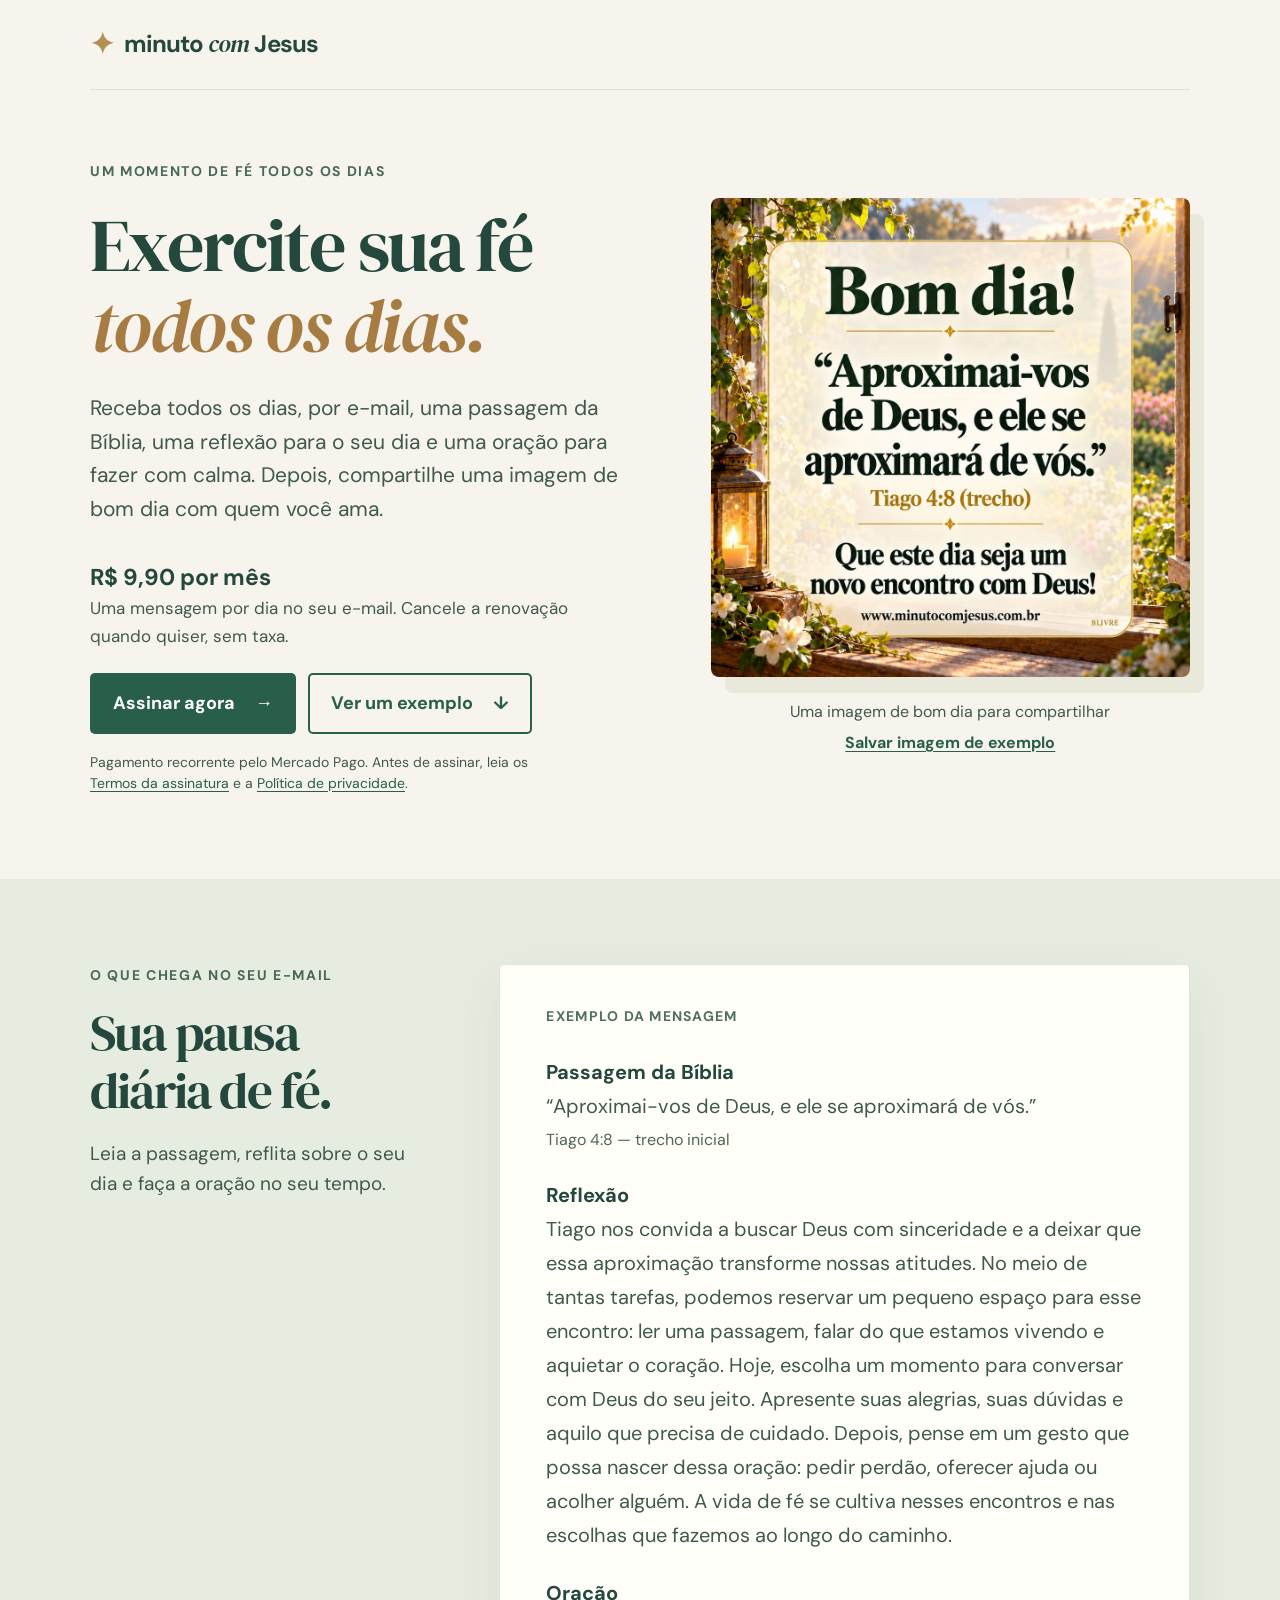
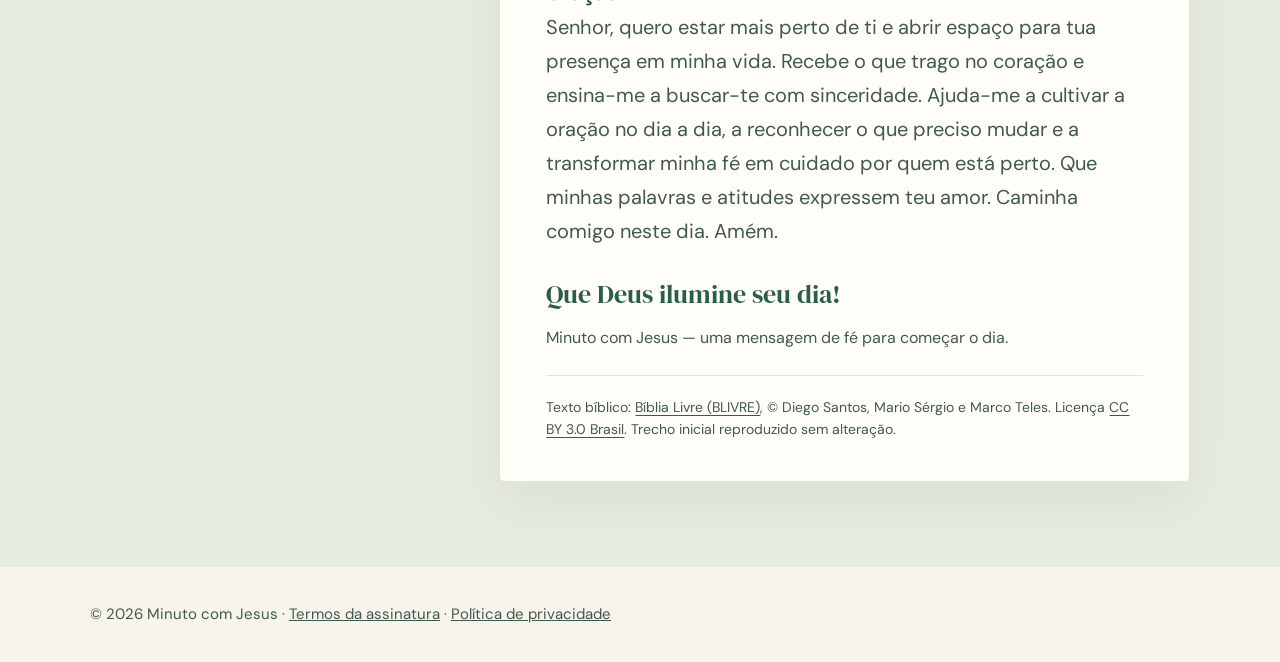
<file: site/index.html>
<!doctype html>
<html lang="pt-BR">
<head>
  <meta charset="utf-8">
  <meta name="viewport" content="width=device-width, initial-scale=1">
  <meta name="theme-color" content="#f7f4ed">
  <meta name="description" content="Exercite sua fé todos os dias com uma passagem da Bíblia, reflexão, oração e imagem de bom dia por e-mail.">
  <meta property="og:type" content="website">
  <meta property="og:title" content="Minuto com Jesus — exercite sua fé todos os dias">
  <meta property="og:description" content="Todos os dias, um momento de fé por e-mail: passagem bíblica, reflexão, oração e imagem de bom dia para compartilhar.">
  <meta property="og:image" content="https://minutocomjesus.com.br/assets/bom-dia-exemplo-tiago-4-8.jpg">
  <title>Minuto com Jesus — exercite sua fé todos os dias</title>
  <link rel="stylesheet" href="./style.css?v=20261025">
</head>
<body>
  <a class="skip" href="#conteudo">Ir para o conteúdo</a>
  <header class="header wrap">
    <a class="brand" href="#inicio" aria-label="Minuto com Jesus, início">
      <span class="brand-mark" aria-hidden="true">✦</span>
      <span>minuto <em>com</em> Jesus</span>
    </a>
  </header>

  <main id="conteudo">
    <section class="hero wrap" id="inicio" aria-labelledby="titulo">
      <div class="hero-copy">
        <p class="eyebrow">UM MOMENTO DE FÉ TODOS OS DIAS</p>
        <h1 id="titulo">Exercite sua fé <em>todos os dias.</em></h1>
        <p class="lead">Receba todos os dias, por e-mail, uma passagem da Bíblia, uma reflexão para o seu dia e uma oração para fazer com calma. Depois, compartilhe uma imagem de bom dia com quem você ama.</p>
      </div>

      <figure class="visual-preview">
        <img class="visual" src="./assets/bom-dia-exemplo-tiago-4-8.jpg" width="1080" height="1080" alt="Card de bom dia com jardim ao amanhecer, cartão creme e detalhes verdes e dourados. Aproximai-vos de Deus, e ele se aproximará de vós. Tiago 4:8 (trecho inicial). Que este dia seja um novo encontro com Deus! www.minutocomjesus.com.br.">
        <figcaption>
          <span>Uma imagem de bom dia para compartilhar</span>
          <a href="./assets/bom-dia-exemplo-tiago-4-8.jpg" download="minuto-com-jesus-bom-dia.jpg">Salvar imagem de exemplo</a>
        </figcaption>
      </figure>

      <div class="offer">
        <p class="price">R$ 9,90 por mês</p>
        <p class="availability">Uma mensagem por dia no seu e-mail. Cancele a renovação quando quiser, sem taxa.</p>
        <div class="actions">
          <a class="button" href="https://assinar.minutocomjesus.com.br/cadastro">Assinar agora <span aria-hidden="true">→</span></a>
          <a class="button button-secondary" href="#exemplo">Ver um exemplo <span aria-hidden="true">↓</span></a>
        </div>
        <p class="fine-print">Pagamento recorrente pelo Mercado Pago. Antes de assinar, leia os <a href="termos.html">Termos da assinatura</a> e a <a href="privacidade.html">Política de privacidade</a>.</p>
      </div>
    </section>

    <section class="sample-section" id="exemplo" aria-labelledby="exemplo-titulo">
      <div class="wrap sample-layout">
        <div class="sample-intro">
          <p class="eyebrow">O QUE CHEGA NO SEU E-MAIL</p>
          <h2 id="exemplo-titulo">Sua pausa diária de fé.</h2>
          <p>Leia a passagem, reflita sobre o seu dia e faça a oração no seu tempo.</p>
        </div>
        <article class="sample-card" aria-label="Exemplo de passagem bíblica, reflexão e oração">
          <p class="sample-label">EXEMPLO DA MENSAGEM</p>
          <p><strong>Passagem da Bíblia</strong><br>“Aproximai-vos de Deus, e ele se aproximará de vós.” <span class="verse-reference">Tiago 4:8 — trecho inicial</span></p>
          <p><strong>Reflexão</strong><br>Tiago nos convida a buscar Deus com sinceridade e a deixar que essa aproximação transforme nossas atitudes. No meio de tantas tarefas, podemos reservar um pequeno espaço para esse encontro: ler uma passagem, falar do que estamos vivendo e aquietar o coração. Hoje, escolha um momento para conversar com Deus do seu jeito. Apresente suas alegrias, suas dúvidas e aquilo que precisa de cuidado. Depois, pense em um gesto que possa nascer dessa oração: pedir perdão, oferecer ajuda ou acolher alguém. A vida de fé se cultiva nesses encontros e nas escolhas que fazemos ao longo do caminho.</p>
          <p><strong>Oração</strong><br>Senhor, quero estar mais perto de ti e abrir espaço para tua presença em minha vida. Recebe o que trago no coração e ensina-me a buscar-te com sinceridade. Ajuda-me a cultivar a oração no dia a dia, a reconhecer o que preciso mudar e a transformar minha fé em cuidado por quem está perto. Que minhas palavras e atitudes expressem teu amor. Caminha comigo neste dia. Amém.</p>
          <p class="sample-closing">Que Deus ilumine seu dia!</p>
          <p class="sample-signature">Minuto com Jesus — uma mensagem de fé para começar o dia.</p>
          <p class="sample-source">Texto bíblico: <a href="https://github.com/blivre/BibliaLivre/blob/a315a15e9f4d01883b62206fe441d57762f126b3/textos/f4/tr/tiag.txt">Bíblia Livre (BLIVRE)</a>, © Diego Santos, Mario Sérgio e Marco Teles. Licença <a href="https://creativecommons.org/licenses/by/3.0/br/">CC BY 3.0 Brasil</a>. Trecho inicial reproduzido sem alteração.</p>
        </article>
      </div>
    </section>
  </main>

  <footer class="footer wrap">
    <span>© 2026 Minuto com Jesus · <a href="termos.html">Termos da assinatura</a> · <a href="privacidade.html">Política de privacidade</a></span>
  </footer>
</body>
</html>
</file>
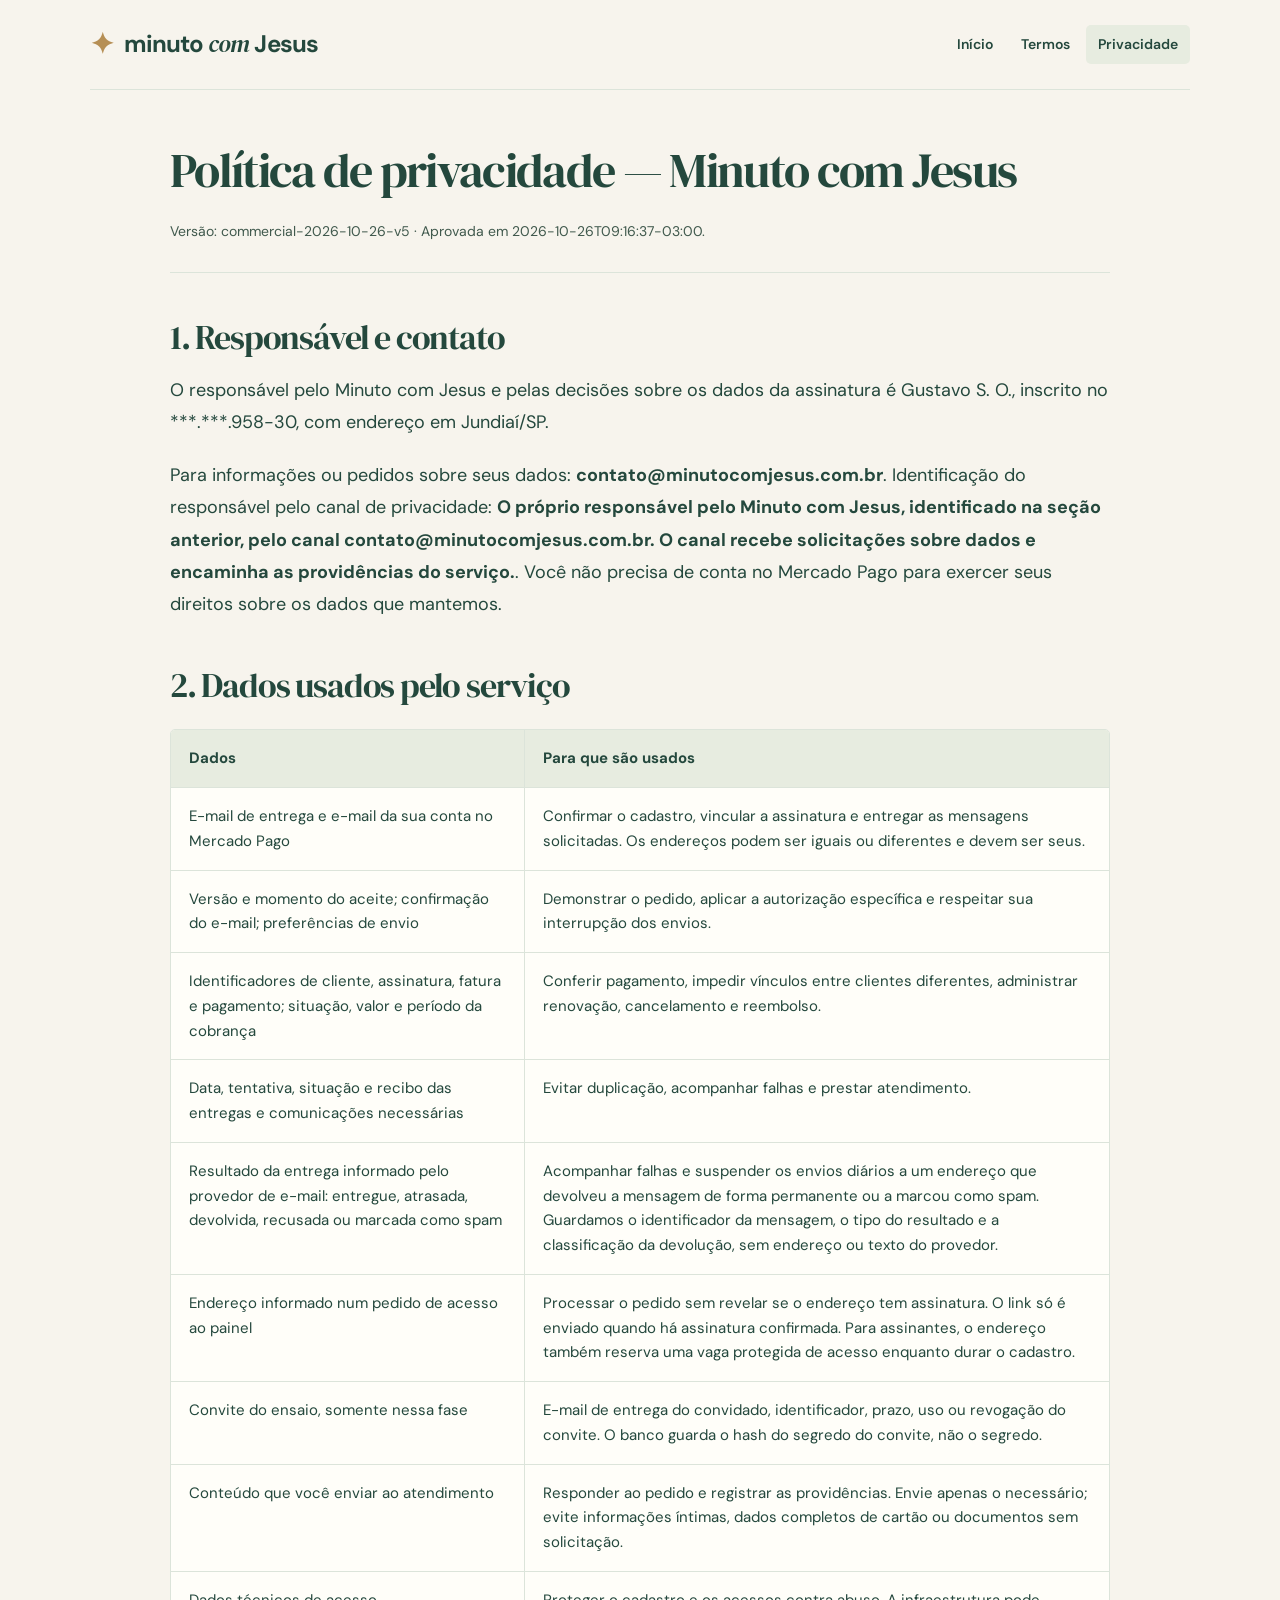
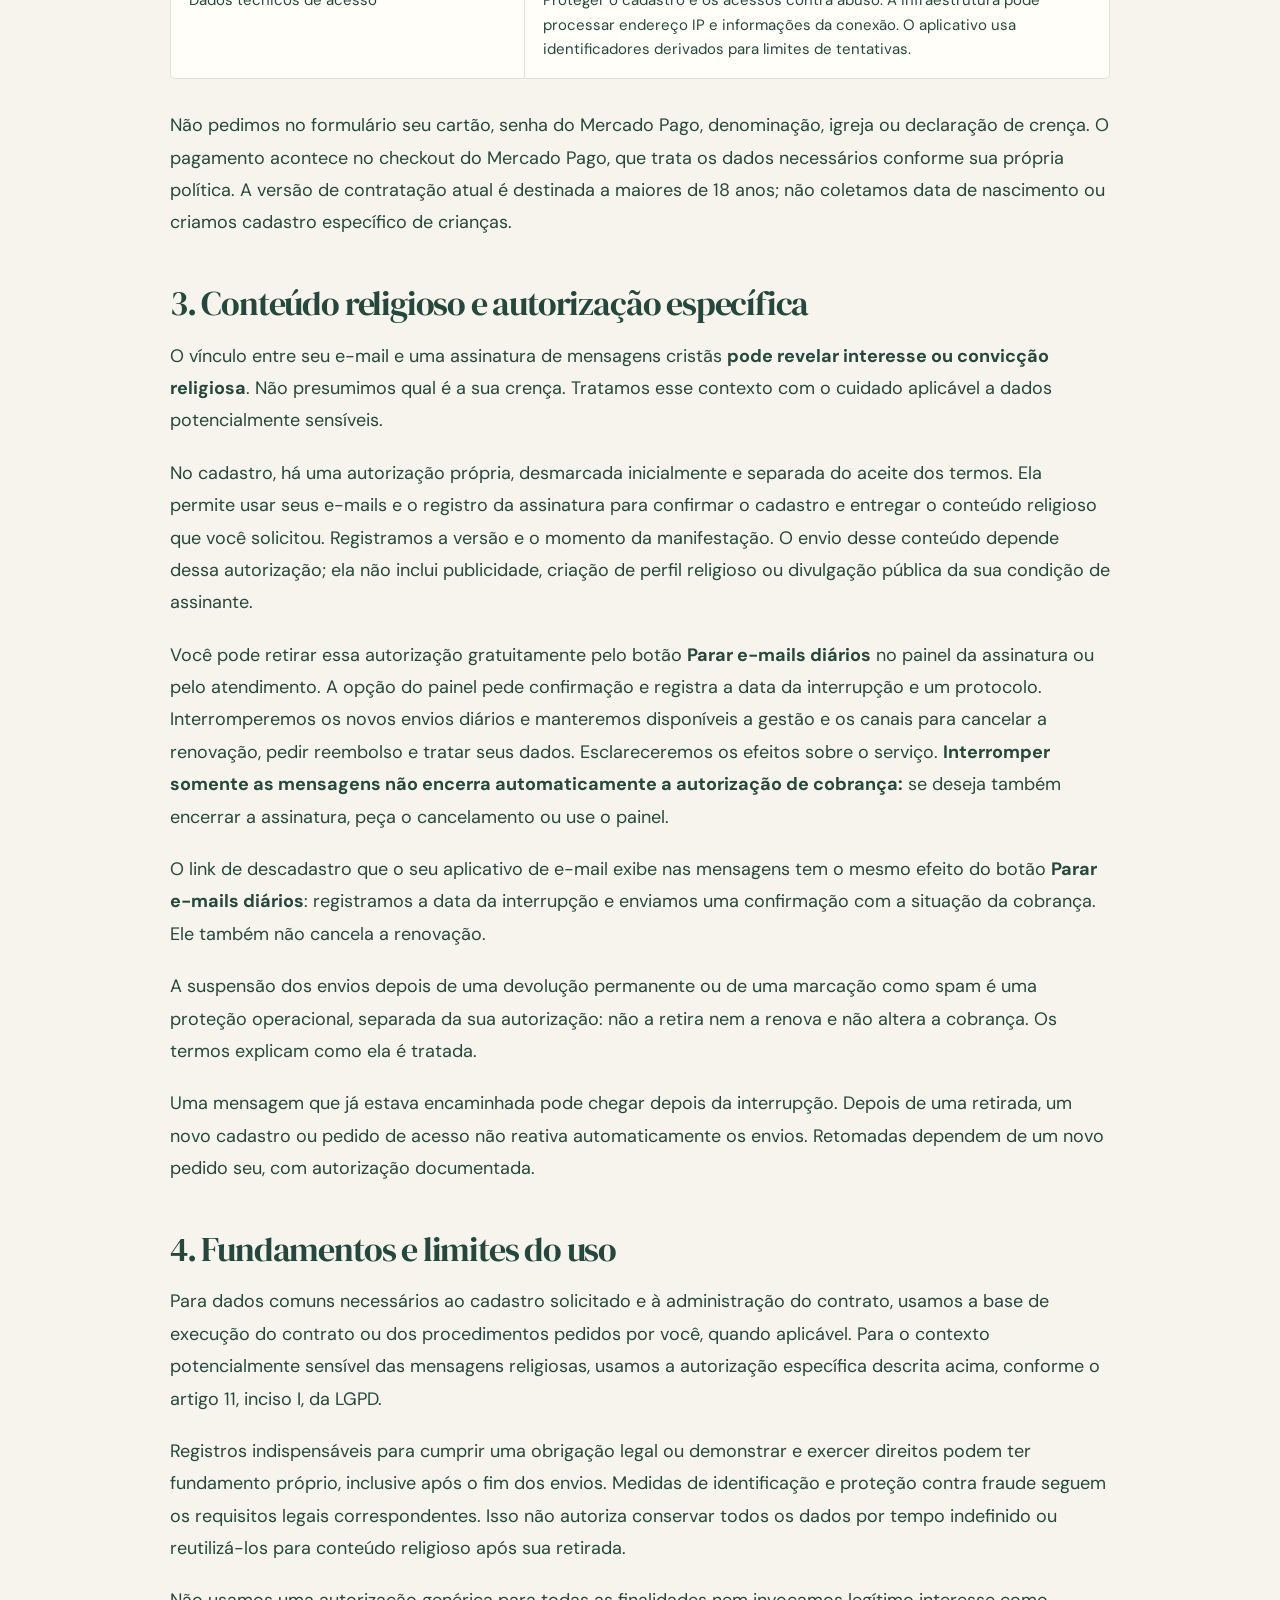
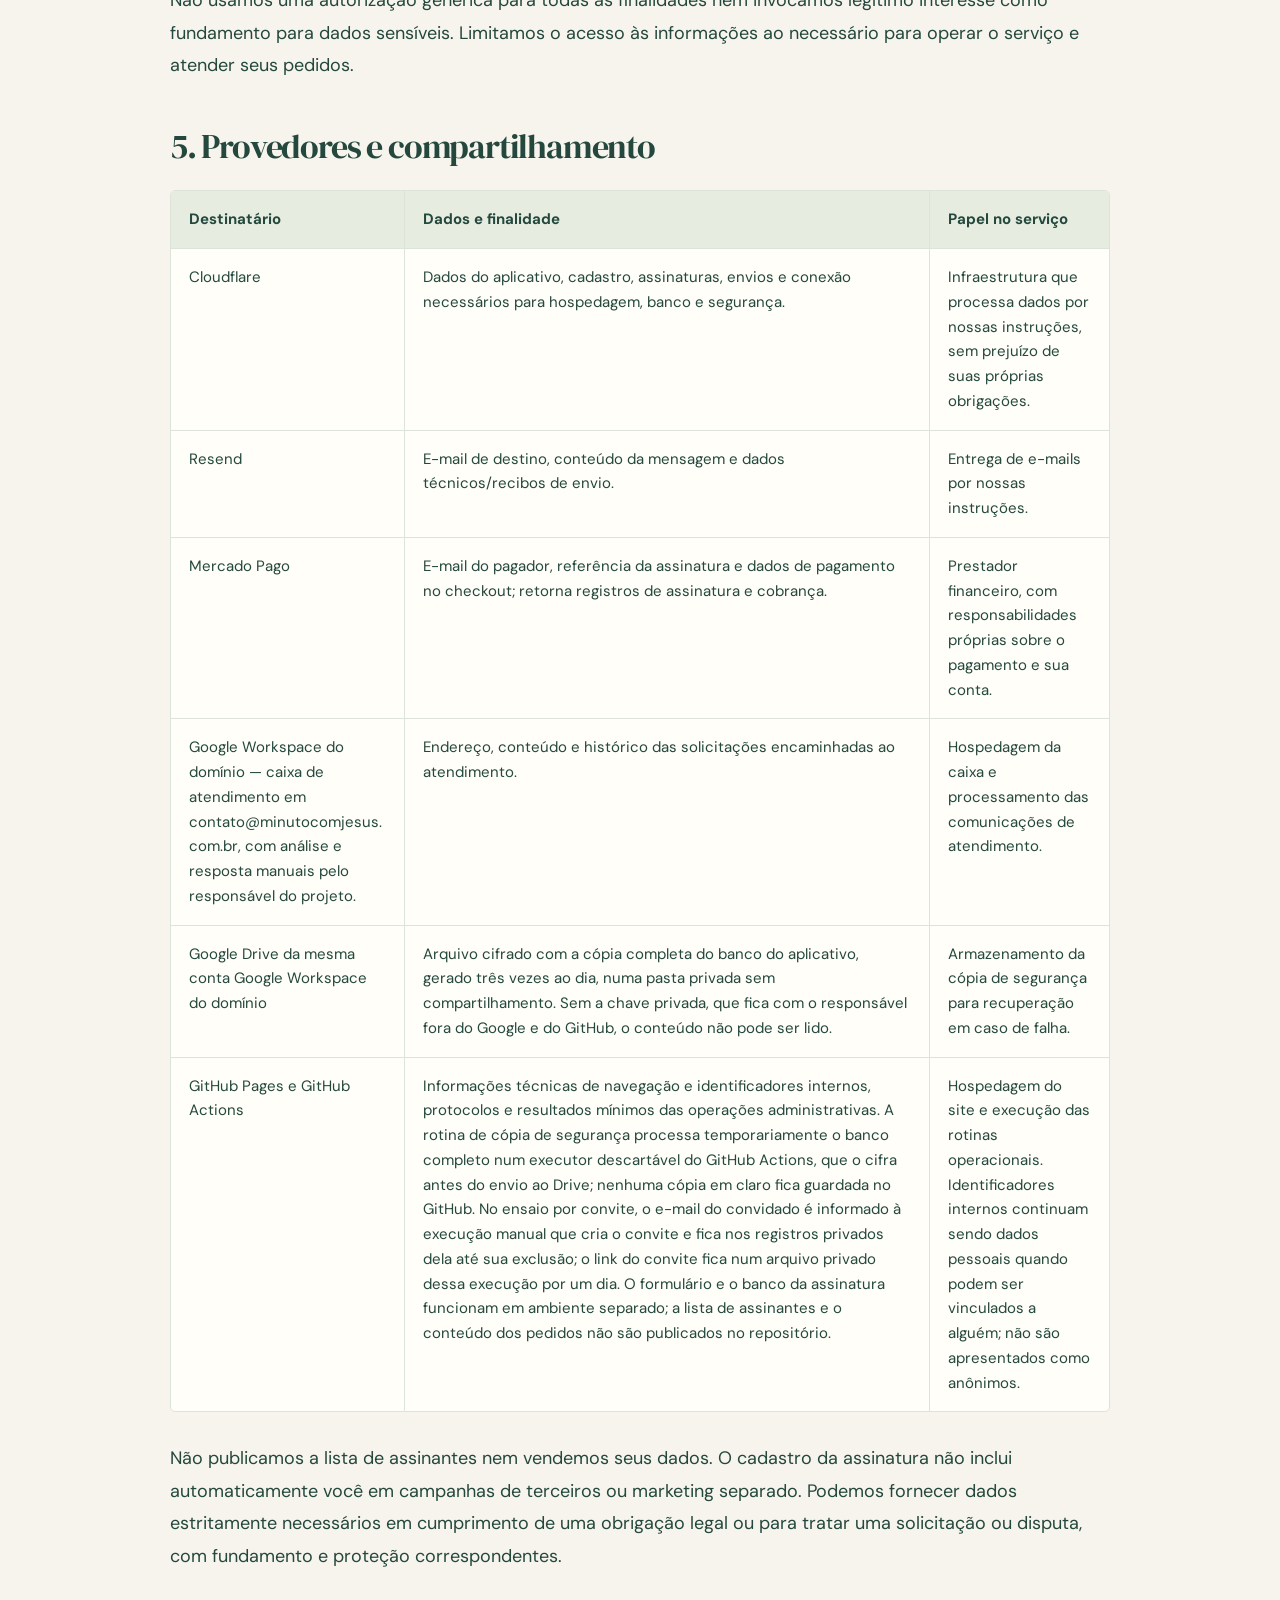
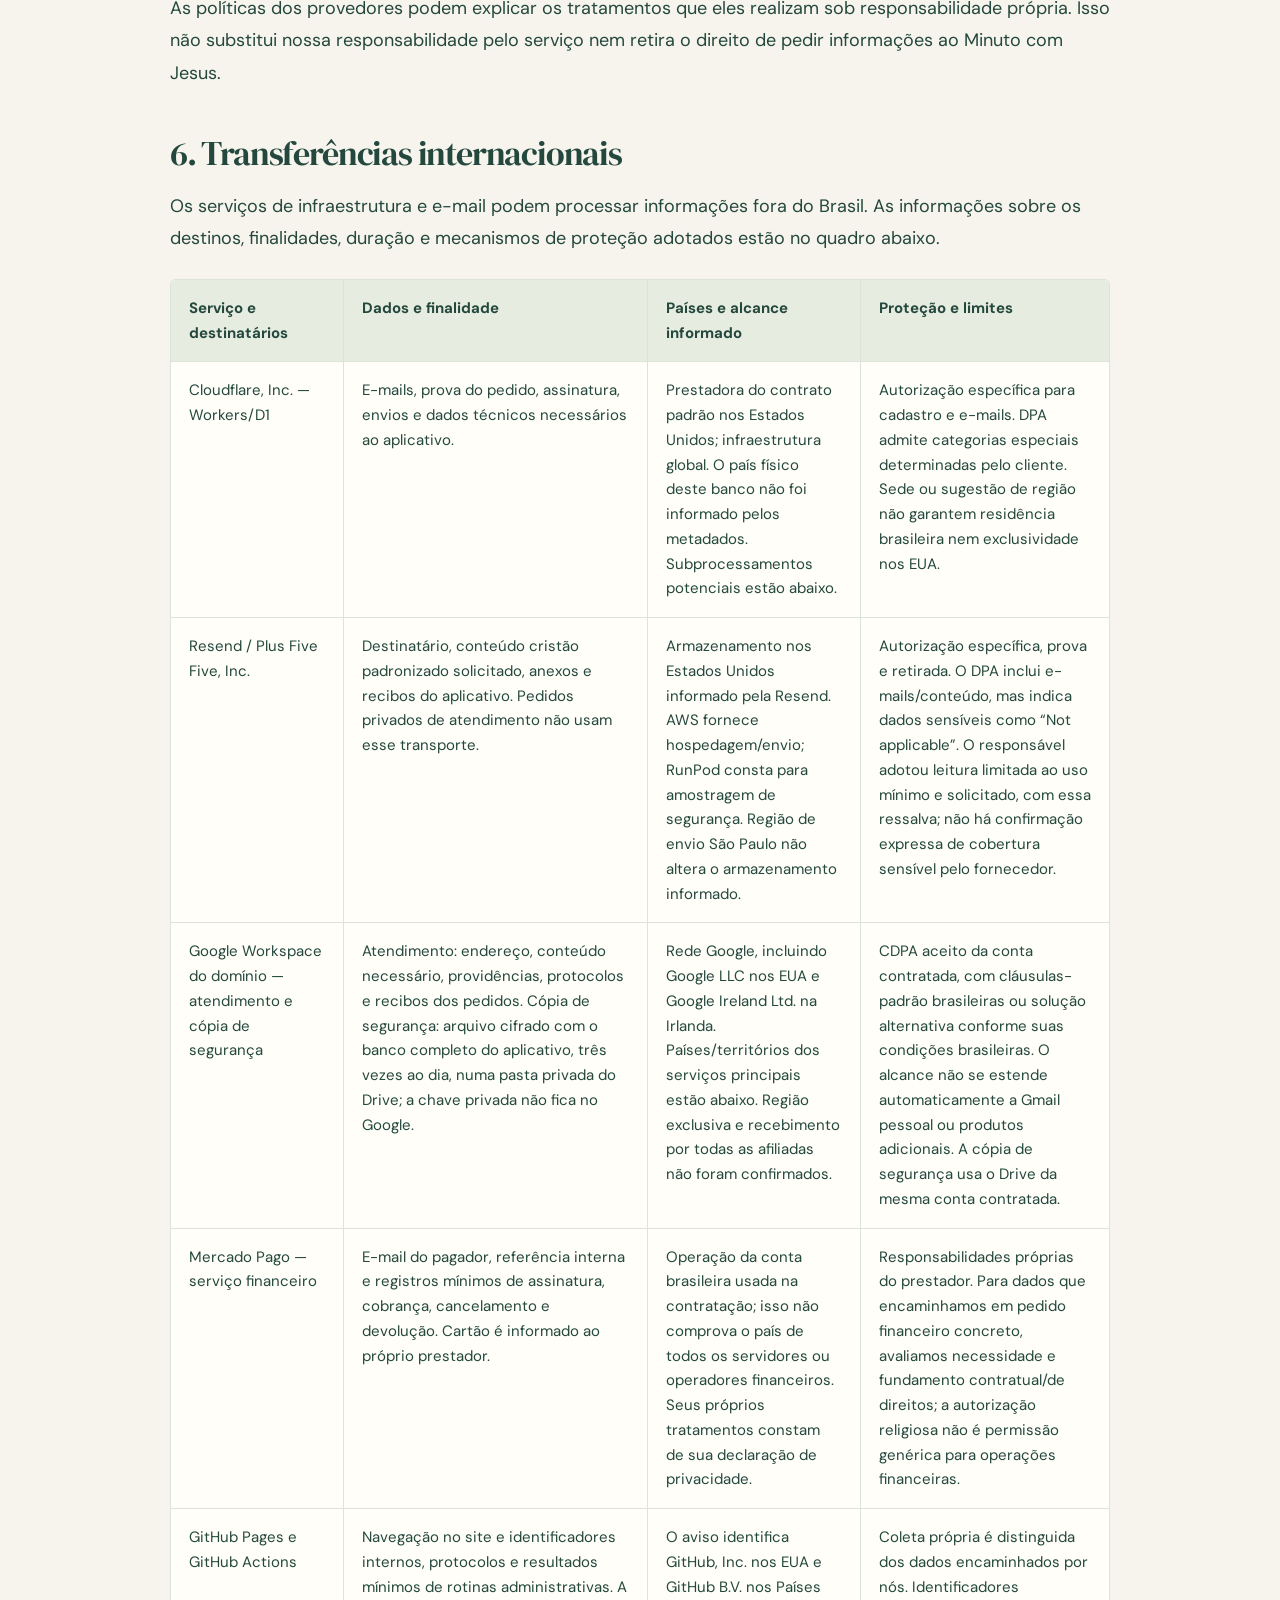
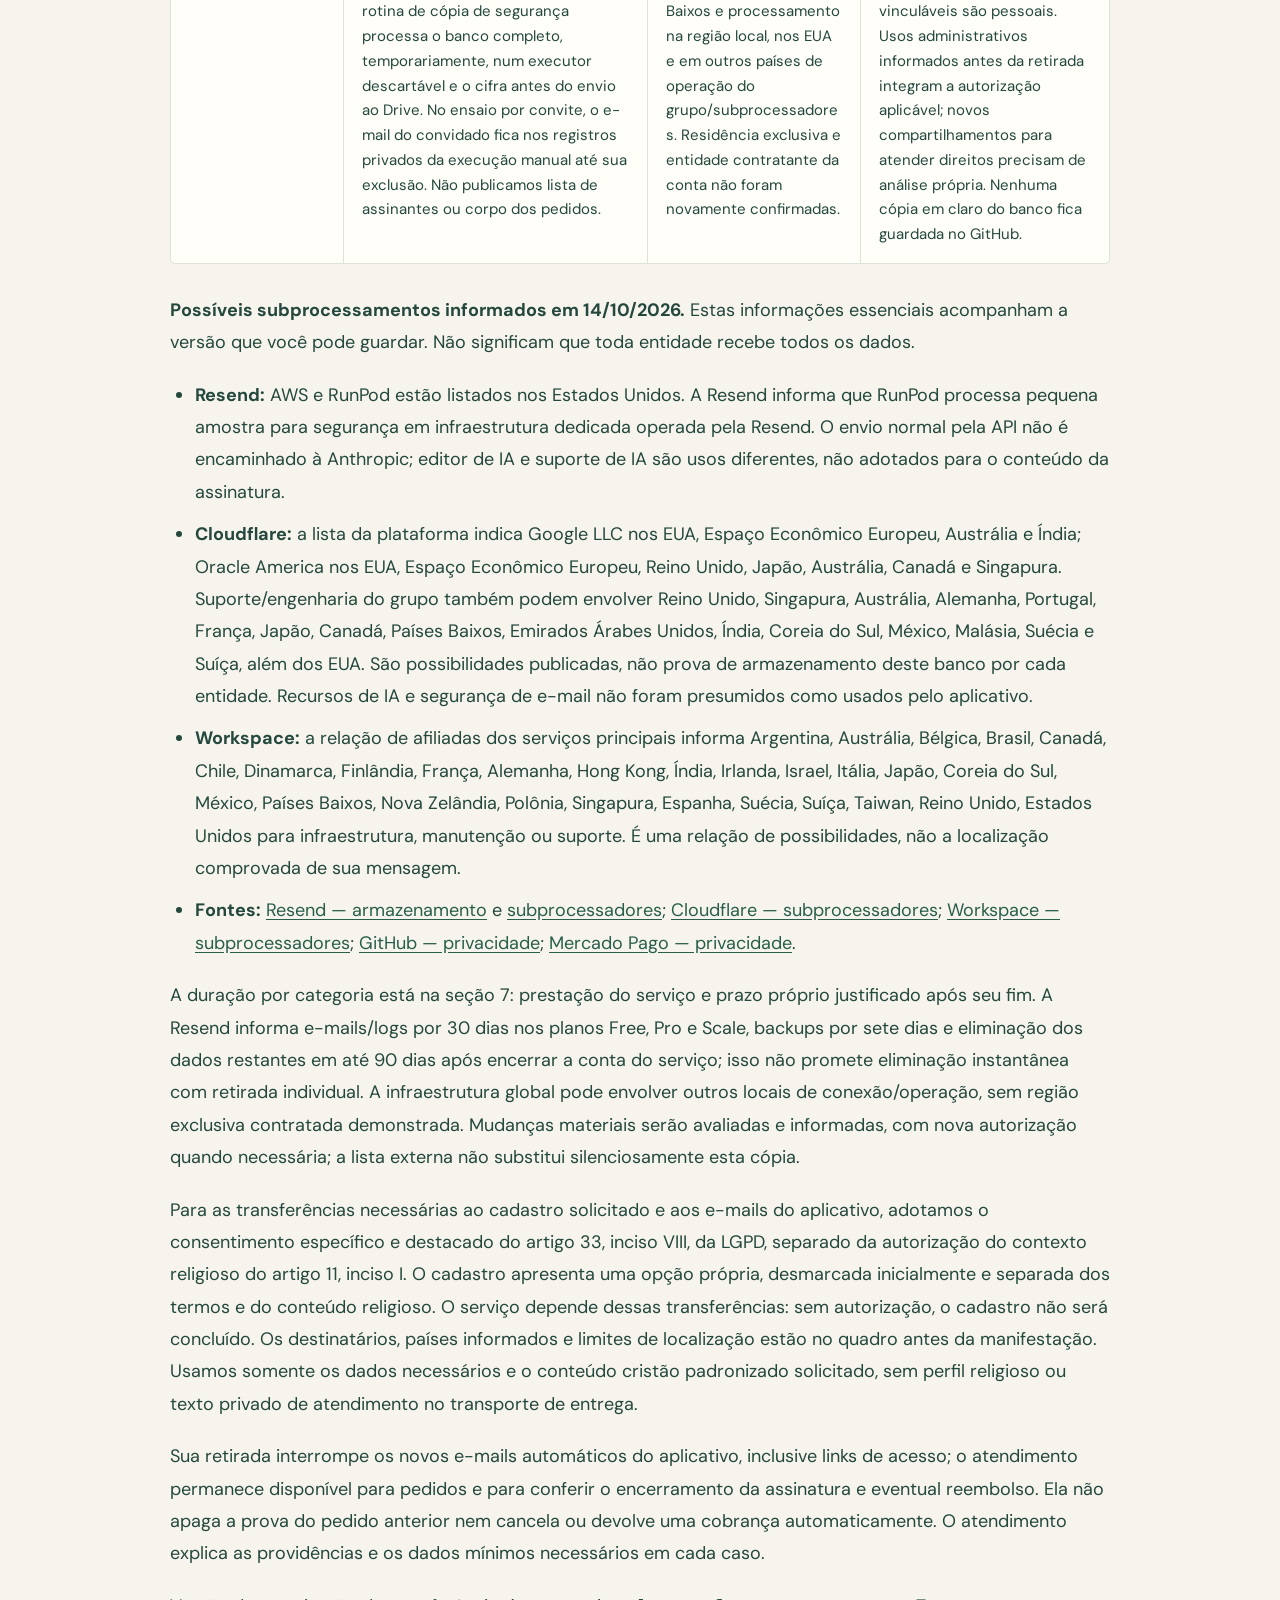
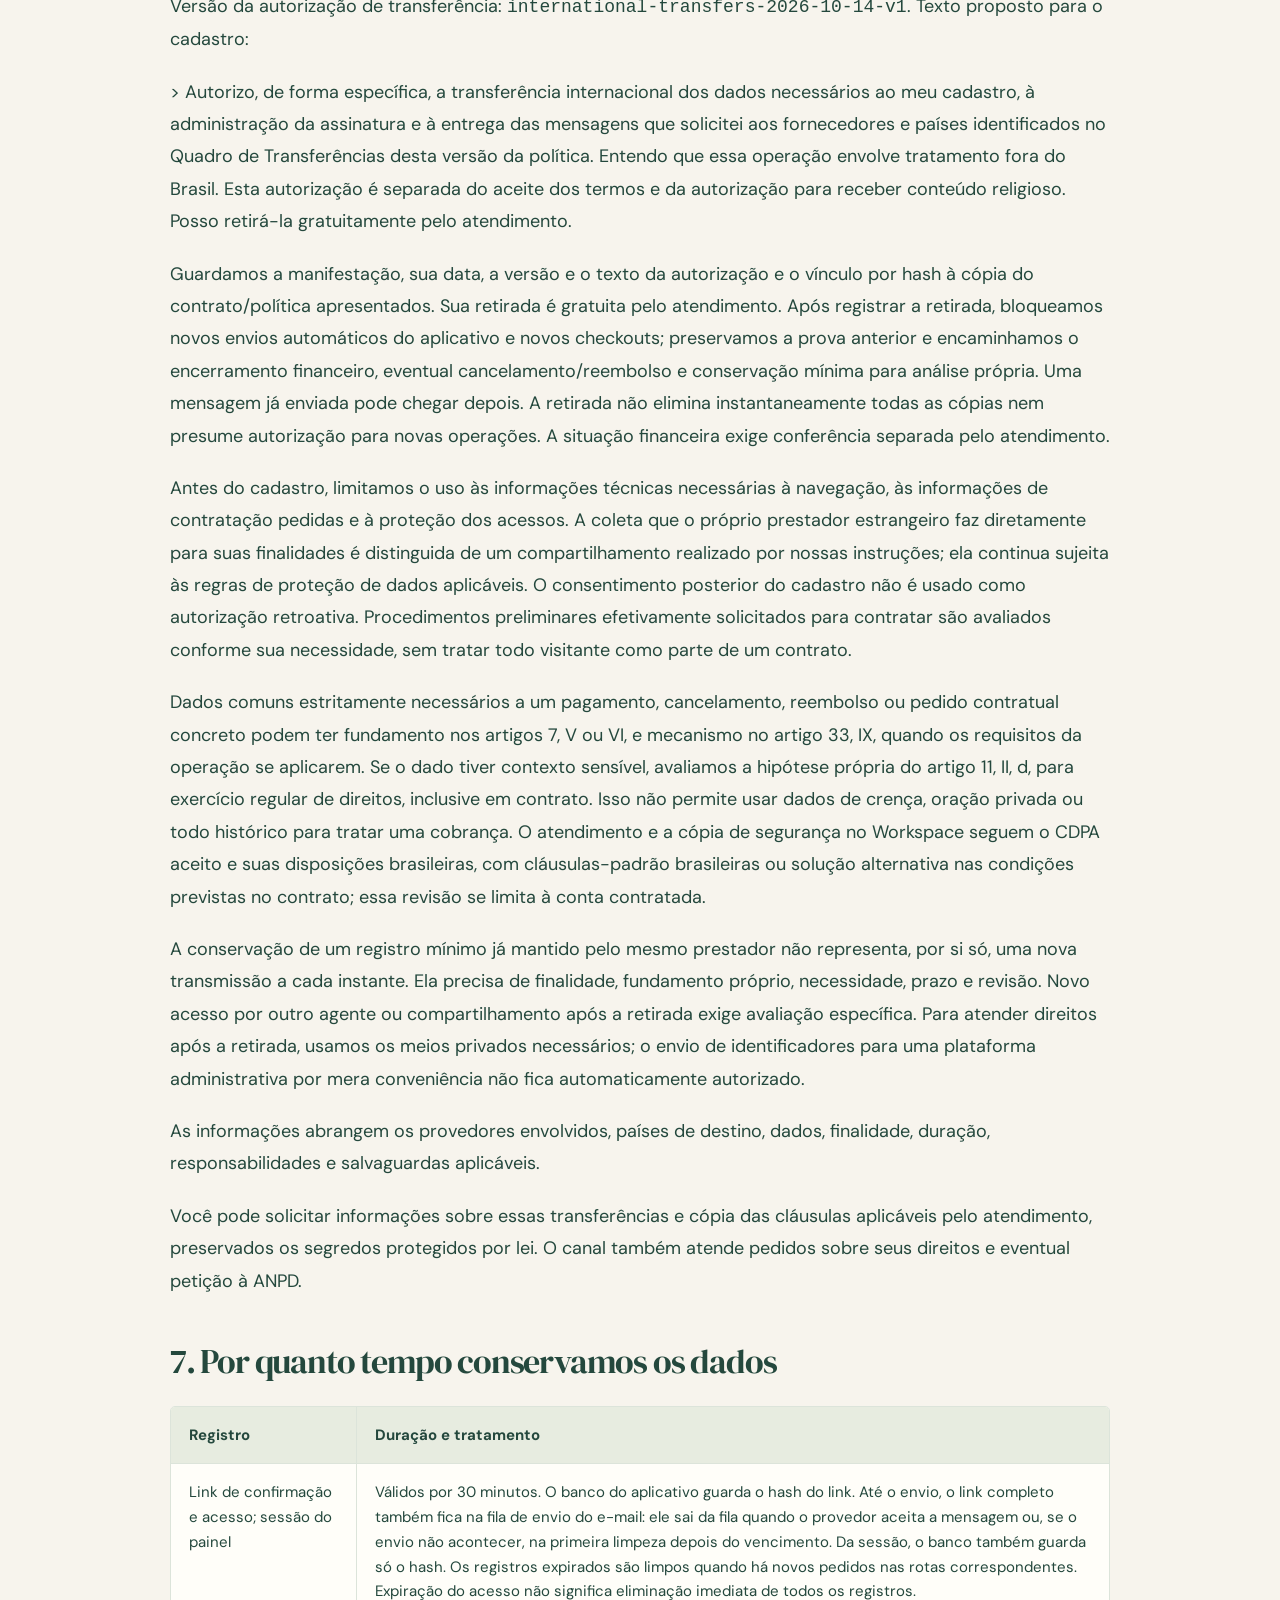
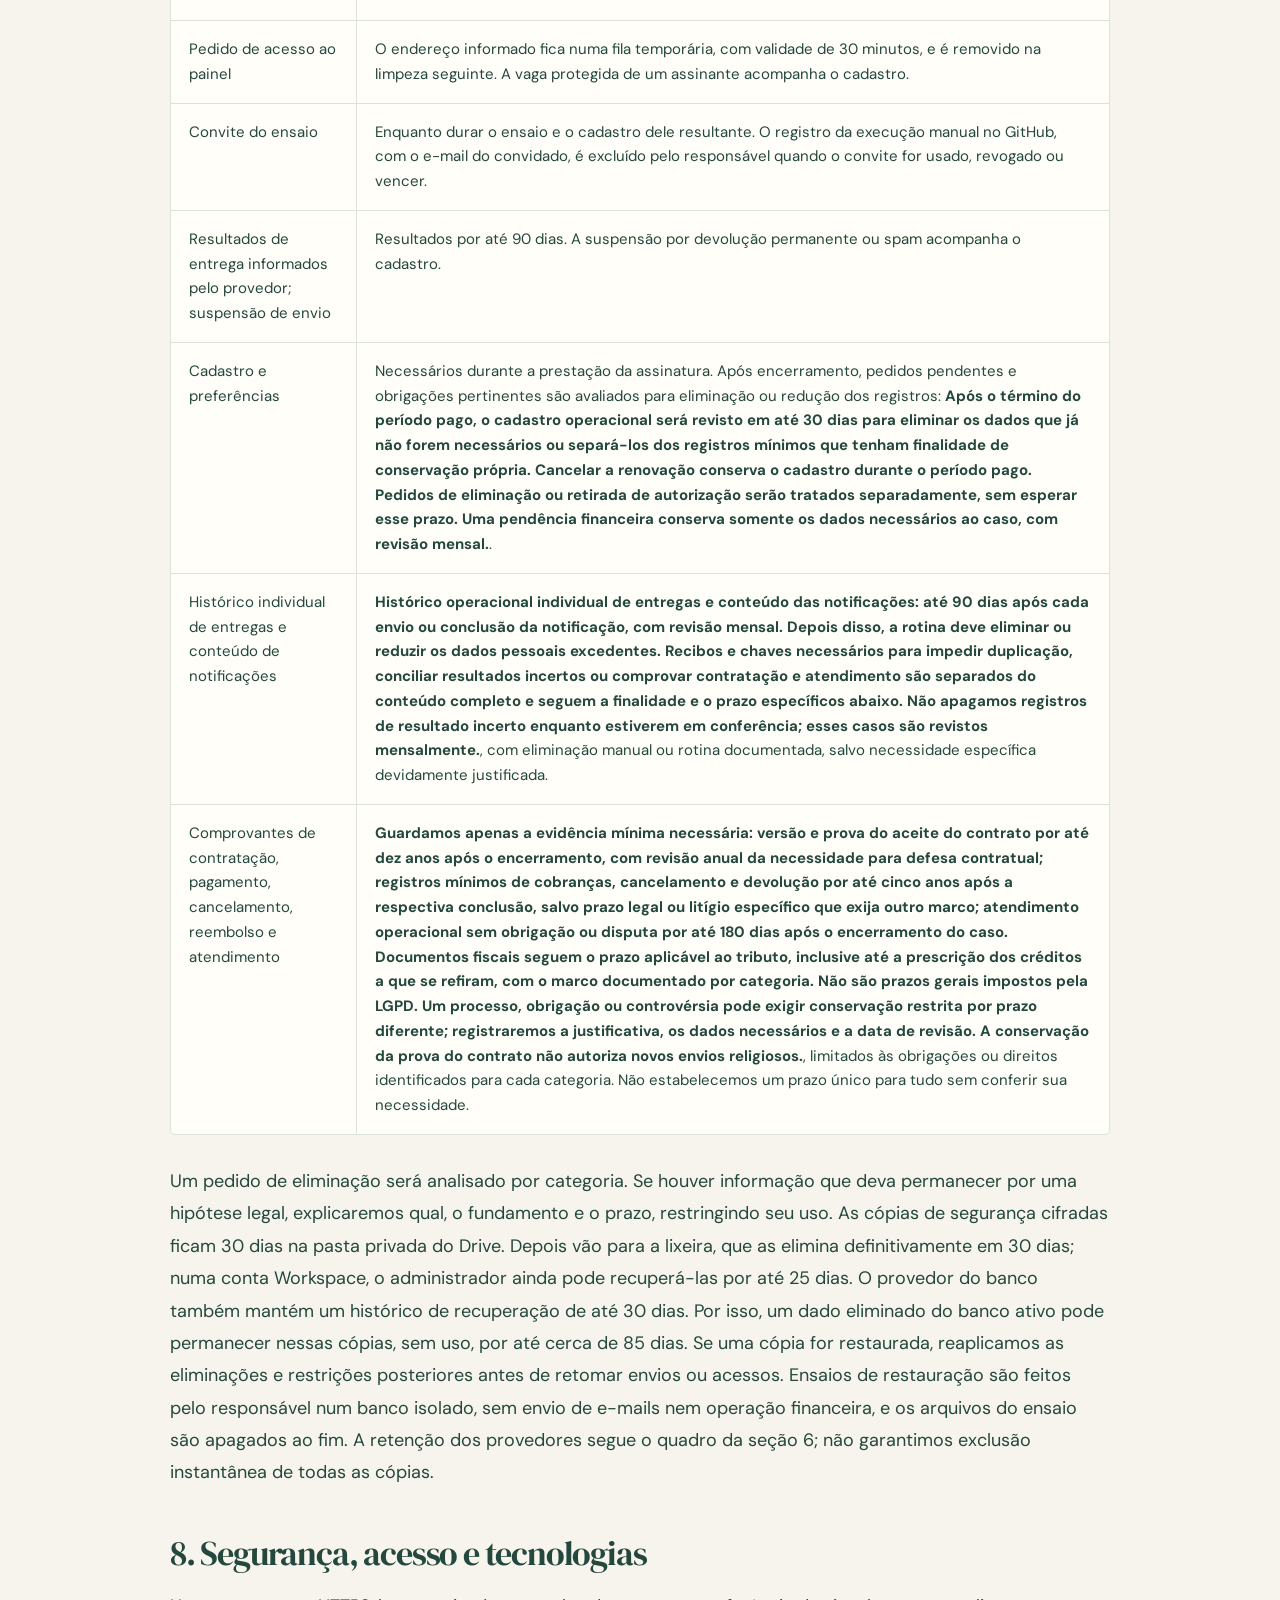
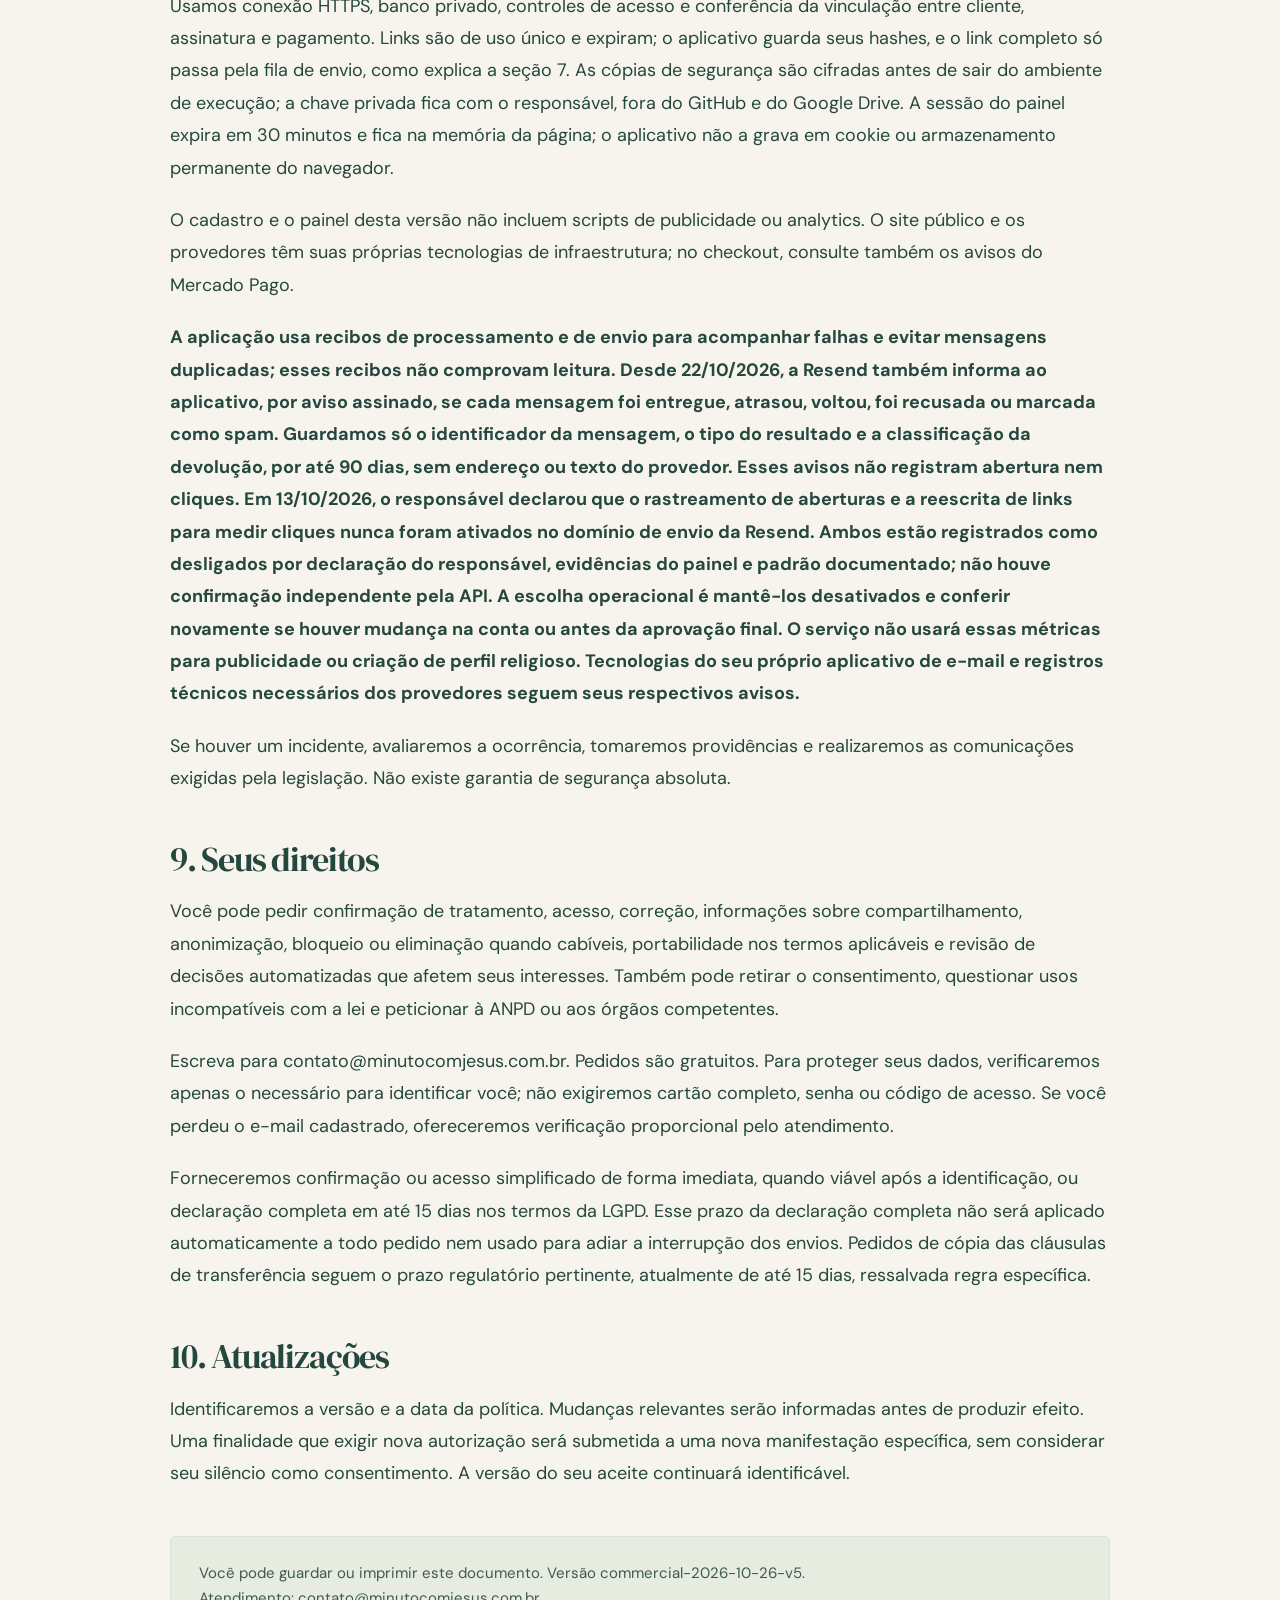
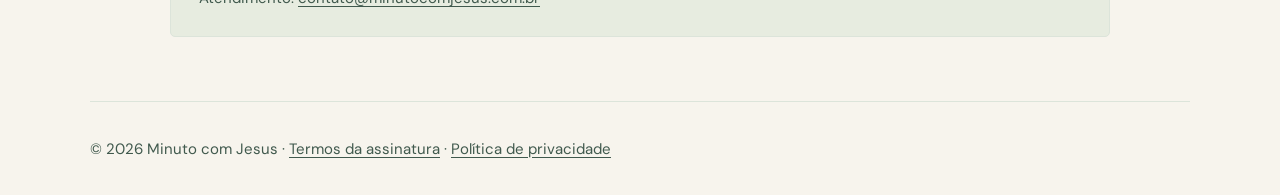
<file: site/privacidade.html>
<!doctype html>
<html lang="pt-BR"><head><meta charset="utf-8"><meta name="viewport" content="width=device-width, initial-scale=1">
<meta name="theme-color" content="#f7f4ed">
<title>Política de privacidade — Minuto com Jesus</title>
<style>
@font-face{font-family:"DM Sans";font-style:normal;font-weight:100 1000;font-display:swap;src:url(assets/fonts/dm-sans-latin-wght-normal.woff2) format("woff2")}
@font-face{font-family:"DM Serif Display";font-style:normal;font-weight:400;font-display:swap;src:url(assets/fonts/dm-serif-display-latin-400-normal.woff2) format("woff2")}
@font-face{font-family:"DM Serif Display";font-style:italic;font-weight:400;font-display:swap;src:url(assets/fonts/dm-serif-display-latin-400-italic.woff2) format("woff2")}
:root{color-scheme:light;--cream:#f7f4ed;--ink:#24483d;--muted:#40594d;--green:#285e4a;--sage:#e7ece0}
*{box-sizing:border-box}html{scroll-behavior:smooth}body{margin:0;background:var(--cream);color:var(--ink);font-family:"DM Sans",Arial,sans-serif;line-height:1.6}a{color:inherit;text-underline-offset:3px}.wrap{width:min(1100px,calc(100% - 48px));margin-inline:auto}
.skip{position:absolute;left:-9999px;top:8px;z-index:10;background:white;padding:12px}.skip:focus{left:8px}:focus-visible{outline:3px solid #aa7b3b;outline-offset:3px}
.header{min-height:90px;display:flex;align-items:center;justify-content:space-between;flex-wrap:wrap;gap:16px 32px;padding-block:20px;border-bottom:1px solid #dce4da}.brand{display:flex;align-items:center;gap:11px;text-decoration:none;font-size:24px;font-weight:700;letter-spacing:-.04em}.brand em{font-family:"DM Serif Display",Georgia,serif;font-weight:400}.brand-mark{color:#b68f55;font-size:29px}
.legal-nav{display:flex;flex-wrap:wrap;gap:4px}.legal-nav a{padding:8px 12px;border-radius:5px;font-size:14px;font-weight:600;text-decoration:none}.legal-nav a:hover,.legal-nav a[aria-current=page]{background:var(--sage)}
.legal-content{width:min(940px,calc(100% - 48px));padding-block:54px 64px;font-size:18px;line-height:1.8}.legal-content h1,.legal-content h2,.legal-content h3{font-family:"DM Serif Display",Georgia,serif;font-weight:400;letter-spacing:-.035em;color:var(--ink)}
.legal-content h1{margin:0 0 22px;font-size:clamp(36px,4.3vw,48px);line-height:1.12}.legal-content h1+p{margin-bottom:36px;padding-bottom:30px;border-bottom:1px solid #dce4da;color:var(--muted);font-size:14px;line-height:1.6}
.legal-content h2{margin:44px 0 16px;font-size:clamp(27px,3vw,34px);line-height:1.2}.legal-content h3{margin:30px 0 14px;font-size:25px;line-height:1.3}.legal-content p{margin:0 0 20px;overflow-wrap:anywhere}.legal-content ul{margin:20px 0;padding-left:25px}.legal-content li{margin-bottom:10px;overflow-wrap:anywhere}.legal-content strong{color:var(--ink)}.legal-content p a,.legal-content li a{color:var(--green)}
.table-wrap{max-width:100%;overflow-x:auto;margin:24px 0 30px;border:1px solid #dce4da;border-radius:5px;background:#fffef9}table{width:100%;min-width:720px;border-collapse:collapse;font-size:15px;line-height:1.65}th,td{padding:16px 18px;text-align:left;vertical-align:top;border-right:1px solid #dce4da;border-bottom:1px solid #dce4da;overflow-wrap:anywhere}th{background:var(--sage);font-weight:700}th:first-child,td:first-child{min-width:140px}th:last-child,td:last-child{border-right:0}tr:last-child td{border-bottom:0}
.legal-note{margin-top:46px;padding:24px 28px;border:1px solid #dce4da;border-radius:5px;background:var(--sage);color:var(--muted);font-size:15px;line-height:1.7}.footer{min-height:95px;display:flex;align-items:center;padding-block:24px;border-top:1px solid #dce4da;color:var(--muted);font-size:15px}.footer a{white-space:nowrap}
@media(max-width:560px){.wrap{width:calc(100% - 36px)}.header{min-height:74px;padding-block:16px;gap:10px 20px}.brand{font-size:20px}.legal-nav a{padding:7px 10px}.legal-content{width:calc(100% - 36px);padding-block:34px 44px;font-size:17px}.legal-content h1{font-size:36px}.legal-content h1+p{margin-bottom:28px;padding-bottom:24px}.legal-content h2{margin-top:34px}.legal-note{padding:20px}.footer{min-height:75px}}
@media(prefers-reduced-motion:reduce){html{scroll-behavior:auto}}
@media print{body{background:white;color:black;font-size:11pt;line-height:1.5}.header,.footer,.skip{display:none}.legal-content{width:100%;padding:0;font-size:11pt}.legal-content h1{font-size:25pt}.legal-content h2{font-size:17pt;break-after:avoid}.legal-content h3{font-size:14pt;break-after:avoid}.legal-content h1+p{font-size:9pt}.table-wrap{overflow:visible;border-color:#aaa}table{min-width:0;font-size:8pt}th,td{padding:6px;border-color:#aaa}th{background:#eee}tr{break-inside:avoid}.legal-note{background:white;border-color:#aaa;font-size:9pt}a,.legal-content p a,.legal-content li a{color:black}}
</style></head><body>
<a class="skip" href="#conteudo">Ir para o conteúdo</a>
<header class="header wrap"><a class="brand" href="https://minutocomjesus.com.br/" aria-label="Minuto com Jesus, início"><span class="brand-mark" aria-hidden="true">✦</span><span>minuto <em>com</em> Jesus</span></a>
<nav class="legal-nav" aria-label="Navegação"><a href="https://minutocomjesus.com.br/">Início</a><a href="https://minutocomjesus.com.br/termos.html">Termos</a><a href="https://minutocomjesus.com.br/privacidade.html" aria-current="page">Privacidade</a></nav></header>
<main id="conteudo" class="legal-content wrap">
<h1>Política de privacidade — Minuto com Jesus</h1>
<p>Versão: commercial-2026-10-26-v5 · Aprovada em 2026-10-26T09:16:37-03:00.</p>
<h2>1. Responsável e contato</h2>
<p>O responsável pelo Minuto com Jesus e pelas decisões sobre os dados da assinatura é Gustavo S. O., inscrito no ***.***.958-30, com endereço em Jundiaí/SP.</p>
<p>Para informações ou pedidos sobre seus dados: <strong>contato@minutocomjesus.com.br</strong>. Identificação do responsável pelo canal de privacidade: <strong>O próprio responsável pelo Minuto com Jesus, identificado na seção anterior, pelo canal contato@minutocomjesus.com.br. O canal recebe solicitações sobre dados e encaminha as providências do serviço.</strong>. Você não precisa de conta no Mercado Pago para exercer seus direitos sobre os dados que mantemos.</p>
<h2>2. Dados usados pelo serviço</h2>
<div class="table-wrap" role="region" tabindex="0" aria-label="Tabela: Dados, Para que são usados"><table><tr><th>Dados</th><th>Para que são usados</th></tr><tr><td>E-mail de entrega e e-mail da sua conta no Mercado Pago</td><td>Confirmar o cadastro, vincular a assinatura e entregar as mensagens solicitadas. Os endereços podem ser iguais ou diferentes e devem ser seus.</td></tr><tr><td>Versão e momento do aceite; confirmação do e-mail; preferências de envio</td><td>Demonstrar o pedido, aplicar a autorização específica e respeitar sua interrupção dos envios.</td></tr><tr><td>Identificadores de cliente, assinatura, fatura e pagamento; situação, valor e período da cobrança</td><td>Conferir pagamento, impedir vínculos entre clientes diferentes, administrar renovação, cancelamento e reembolso.</td></tr><tr><td>Data, tentativa, situação e recibo das entregas e comunicações necessárias</td><td>Evitar duplicação, acompanhar falhas e prestar atendimento.</td></tr><tr><td>Resultado da entrega informado pelo provedor de e-mail: entregue, atrasada, devolvida, recusada ou marcada como spam</td><td>Acompanhar falhas e suspender os envios diários a um endereço que devolveu a mensagem de forma permanente ou a marcou como spam. Guardamos o identificador da mensagem, o tipo do resultado e a classificação da devolução, sem endereço ou texto do provedor.</td></tr><tr><td>Endereço informado num pedido de acesso ao painel</td><td>Processar o pedido sem revelar se o endereço tem assinatura. O link só é enviado quando há assinatura confirmada. Para assinantes, o endereço também reserva uma vaga protegida de acesso enquanto durar o cadastro.</td></tr><tr><td>Convite do ensaio, somente nessa fase</td><td>E-mail de entrega do convidado, identificador, prazo, uso ou revogação do convite. O banco guarda o hash do segredo do convite, não o segredo.</td></tr><tr><td>Conteúdo que você enviar ao atendimento</td><td>Responder ao pedido e registrar as providências. Envie apenas o necessário; evite informações íntimas, dados completos de cartão ou documentos sem solicitação.</td></tr><tr><td>Dados técnicos de acesso</td><td>Proteger o cadastro e os acessos contra abuso. A infraestrutura pode processar endereço IP e informações da conexão. O aplicativo usa identificadores derivados para limites de tentativas.</td></tr></table></div>
<p>Não pedimos no formulário seu cartão, senha do Mercado Pago, denominação, igreja ou declaração de crença. O pagamento acontece no checkout do Mercado Pago, que trata os dados necessários conforme sua própria política. A versão de contratação atual é destinada a maiores de 18 anos; não coletamos data de nascimento ou criamos cadastro específico de crianças.</p>
<h2>3. Conteúdo religioso e autorização específica</h2>
<p>O vínculo entre seu e-mail e uma assinatura de mensagens cristãs <strong>pode revelar interesse ou convicção religiosa</strong>. Não presumimos qual é a sua crença. Tratamos esse contexto com o cuidado aplicável a dados potencialmente sensíveis.</p>
<p>No cadastro, há uma autorização própria, desmarcada inicialmente e separada do aceite dos termos. Ela permite usar seus e-mails e o registro da assinatura para confirmar o cadastro e entregar o conteúdo religioso que você solicitou. Registramos a versão e o momento da manifestação. O envio desse conteúdo depende dessa autorização; ela não inclui publicidade, criação de perfil religioso ou divulgação pública da sua condição de assinante.</p>
<p>Você pode retirar essa autorização gratuitamente pelo botão <strong>Parar e-mails diários</strong> no painel da assinatura ou pelo atendimento. A opção do painel pede confirmação e registra a data da interrupção e um protocolo. Interromperemos os novos envios diários e manteremos disponíveis a gestão e os canais para cancelar a renovação, pedir reembolso e tratar seus dados. Esclareceremos os efeitos sobre o serviço. <strong>Interromper somente as mensagens não encerra automaticamente a autorização de cobrança:</strong> se deseja também encerrar a assinatura, peça o cancelamento ou use o painel.</p>
<p>O link de descadastro que o seu aplicativo de e-mail exibe nas mensagens tem o mesmo efeito do botão <strong>Parar e-mails diários</strong>: registramos a data da interrupção e enviamos uma confirmação com a situação da cobrança. Ele também não cancela a renovação.</p>
<p>A suspensão dos envios depois de uma devolução permanente ou de uma marcação como spam é uma proteção operacional, separada da sua autorização: não a retira nem a renova e não altera a cobrança. Os termos explicam como ela é tratada.</p>
<p>Uma mensagem que já estava encaminhada pode chegar depois da interrupção. Depois de uma retirada, um novo cadastro ou pedido de acesso não reativa automaticamente os envios. Retomadas dependem de um novo pedido seu, com autorização documentada.</p>
<h2>4. Fundamentos e limites do uso</h2>
<p>Para dados comuns necessários ao cadastro solicitado e à administração do contrato, usamos a base de execução do contrato ou dos procedimentos pedidos por você, quando aplicável. Para o contexto potencialmente sensível das mensagens religiosas, usamos a autorização específica descrita acima, conforme o artigo 11, inciso I, da LGPD.</p>
<p>Registros indispensáveis para cumprir uma obrigação legal ou demonstrar e exercer direitos podem ter fundamento próprio, inclusive após o fim dos envios. Medidas de identificação e proteção contra fraude seguem os requisitos legais correspondentes. Isso não autoriza conservar todos os dados por tempo indefinido ou reutilizá-los para conteúdo religioso após sua retirada.</p>
<p>Não usamos uma autorização genérica para todas as finalidades nem invocamos legítimo interesse como fundamento para dados sensíveis. Limitamos o acesso às informações ao necessário para operar o serviço e atender seus pedidos.</p>
<h2>5. Provedores e compartilhamento</h2>
<div class="table-wrap" role="region" tabindex="0" aria-label="Tabela: Destinatário, Dados e finalidade, Papel no serviço"><table><tr><th>Destinatário</th><th>Dados e finalidade</th><th>Papel no serviço</th></tr><tr><td>Cloudflare</td><td>Dados do aplicativo, cadastro, assinaturas, envios e conexão necessários para hospedagem, banco e segurança.</td><td>Infraestrutura que processa dados por nossas instruções, sem prejuízo de suas próprias obrigações.</td></tr><tr><td>Resend</td><td>E-mail de destino, conteúdo da mensagem e dados técnicos/recibos de envio.</td><td>Entrega de e-mails por nossas instruções.</td></tr><tr><td>Mercado Pago</td><td>E-mail do pagador, referência da assinatura e dados de pagamento no checkout; retorna registros de assinatura e cobrança.</td><td>Prestador financeiro, com responsabilidades próprias sobre o pagamento e sua conta.</td></tr><tr><td>Google Workspace do domínio — caixa de atendimento em contato@minutocomjesus.com.br, com análise e resposta manuais pelo responsável do projeto.</td><td>Endereço, conteúdo e histórico das solicitações encaminhadas ao atendimento.</td><td>Hospedagem da caixa e processamento das comunicações de atendimento.</td></tr><tr><td>Google Drive da mesma conta Google Workspace do domínio</td><td>Arquivo cifrado com a cópia completa do banco do aplicativo, gerado três vezes ao dia, numa pasta privada sem compartilhamento. Sem a chave privada, que fica com o responsável fora do Google e do GitHub, o conteúdo não pode ser lido.</td><td>Armazenamento da cópia de segurança para recuperação em caso de falha.</td></tr><tr><td>GitHub Pages e GitHub Actions</td><td>Informações técnicas de navegação e identificadores internos, protocolos e resultados mínimos das operações administrativas. A rotina de cópia de segurança processa temporariamente o banco completo num executor descartável do GitHub Actions, que o cifra antes do envio ao Drive; nenhuma cópia em claro fica guardada no GitHub. No ensaio por convite, o e-mail do convidado é informado à execução manual que cria o convite e fica nos registros privados dela até sua exclusão; o link do convite fica num arquivo privado dessa execução por um dia. O formulário e o banco da assinatura funcionam em ambiente separado; a lista de assinantes e o conteúdo dos pedidos não são publicados no repositório.</td><td>Hospedagem do site e execução das rotinas operacionais. Identificadores internos continuam sendo dados pessoais quando podem ser vinculados a alguém; não são apresentados como anônimos.</td></tr></table></div>
<p>Não publicamos a lista de assinantes nem vendemos seus dados. O cadastro da assinatura não inclui automaticamente você em campanhas de terceiros ou marketing separado. Podemos fornecer dados estritamente necessários em cumprimento de uma obrigação legal ou para tratar uma solicitação ou disputa, com fundamento e proteção correspondentes.</p>
<p>As políticas dos provedores podem explicar os tratamentos que eles realizam sob responsabilidade própria. Isso não substitui nossa responsabilidade pelo serviço nem retira o direito de pedir informações ao Minuto com Jesus.</p>
<h2>6. Transferências internacionais</h2>
<p>Os serviços de infraestrutura e e-mail podem processar informações fora do Brasil. As informações sobre os destinos, finalidades, duração e mecanismos de proteção adotados estão no quadro abaixo.</p>
<div class="table-wrap" role="region" tabindex="0" aria-label="Tabela: Serviço e destinatários, Dados e finalidade, Países e alcance informado, Proteção e limites"><table><tr><th>Serviço e destinatários</th><th>Dados e finalidade</th><th>Países e alcance informado</th><th>Proteção e limites</th></tr><tr><td>Cloudflare, Inc. — Workers/D1</td><td>E-mails, prova do pedido, assinatura, envios e dados técnicos necessários ao aplicativo.</td><td>Prestadora do contrato padrão nos Estados Unidos; infraestrutura global. O país físico deste banco não foi informado pelos metadados. Subprocessamentos potenciais estão abaixo.</td><td>Autorização específica para cadastro e e-mails. DPA admite categorias especiais determinadas pelo cliente. Sede ou sugestão de região não garantem residência brasileira nem exclusividade nos EUA.</td></tr><tr><td>Resend / Plus Five Five, Inc.</td><td>Destinatário, conteúdo cristão padronizado solicitado, anexos e recibos do aplicativo. Pedidos privados de atendimento não usam esse transporte.</td><td>Armazenamento nos Estados Unidos informado pela Resend. AWS fornece hospedagem/envio; RunPod consta para amostragem de segurança. Região de envio São Paulo não altera o armazenamento informado.</td><td>Autorização específica, prova e retirada. O DPA inclui e-mails/conteúdo, mas indica dados sensíveis como “Not applicable”. O responsável adotou leitura limitada ao uso mínimo e solicitado, com essa ressalva; não há confirmação expressa de cobertura sensível pelo fornecedor.</td></tr><tr><td>Google Workspace do domínio — atendimento e cópia de segurança</td><td>Atendimento: endereço, conteúdo necessário, providências, protocolos e recibos dos pedidos. Cópia de segurança: arquivo cifrado com o banco completo do aplicativo, três vezes ao dia, numa pasta privada do Drive; a chave privada não fica no Google.</td><td>Rede Google, incluindo Google LLC nos EUA e Google Ireland Ltd. na Irlanda. Países/territórios dos serviços principais estão abaixo. Região exclusiva e recebimento por todas as afiliadas não foram confirmados.</td><td>CDPA aceito da conta contratada, com cláusulas-padrão brasileiras ou solução alternativa conforme suas condições brasileiras. O alcance não se estende automaticamente a Gmail pessoal ou produtos adicionais. A cópia de segurança usa o Drive da mesma conta contratada.</td></tr><tr><td>Mercado Pago — serviço financeiro</td><td>E-mail do pagador, referência interna e registros mínimos de assinatura, cobrança, cancelamento e devolução. Cartão é informado ao próprio prestador.</td><td>Operação da conta brasileira usada na contratação; isso não comprova o país de todos os servidores ou operadores financeiros. Seus próprios tratamentos constam de sua declaração de privacidade.</td><td>Responsabilidades próprias do prestador. Para dados que encaminhamos em pedido financeiro concreto, avaliamos necessidade e fundamento contratual/de direitos; a autorização religiosa não é permissão genérica para operações financeiras.</td></tr><tr><td>GitHub Pages e GitHub Actions</td><td>Navegação no site e identificadores internos, protocolos e resultados mínimos de rotinas administrativas. A rotina de cópia de segurança processa o banco completo, temporariamente, num executor descartável e o cifra antes do envio ao Drive. No ensaio por convite, o e-mail do convidado fica nos registros privados da execução manual até sua exclusão. Não publicamos lista de assinantes ou corpo dos pedidos.</td><td>O aviso identifica GitHub, Inc. nos EUA e GitHub B.V. nos Países Baixos e processamento na região local, nos EUA e em outros países de operação do grupo/subprocessadores. Residência exclusiva e entidade contratante da conta não foram novamente confirmadas.</td><td>Coleta própria é distinguida dos dados encaminhados por nós. Identificadores vinculáveis são pessoais. Usos administrativos informados antes da retirada integram a autorização aplicável; novos compartilhamentos para atender direitos precisam de análise própria. Nenhuma cópia em claro do banco fica guardada no GitHub.</td></tr></table></div>
<p><strong>Possíveis subprocessamentos informados em 14/10/2026.</strong> Estas informações essenciais acompanham a versão que você pode guardar. Não significam que toda entidade recebe todos os dados.</p>
<ul><li><strong>Resend:</strong> AWS e RunPod estão listados nos Estados Unidos. A Resend informa que RunPod processa pequena amostra para segurança em infraestrutura dedicada operada pela Resend. O envio normal pela API não é encaminhado à Anthropic; editor de IA e suporte de IA são usos diferentes, não adotados para o conteúdo da assinatura.</li><li><strong>Cloudflare:</strong> a lista da plataforma indica Google LLC nos EUA, Espaço Econômico Europeu, Austrália e Índia; Oracle America nos EUA, Espaço Econômico Europeu, Reino Unido, Japão, Austrália, Canadá e Singapura. Suporte/engenharia do grupo também podem envolver Reino Unido, Singapura, Austrália, Alemanha, Portugal, França, Japão, Canadá, Países Baixos, Emirados Árabes Unidos, Índia, Coreia do Sul, México, Malásia, Suécia e Suíça, além dos EUA. São possibilidades publicadas, não prova de armazenamento deste banco por cada entidade. Recursos de IA e segurança de e-mail não foram presumidos como usados pelo aplicativo.</li><li><strong>Workspace:</strong> a relação de afiliadas dos serviços principais informa Argentina, Austrália, Bélgica, Brasil, Canadá, Chile, Dinamarca, Finlândia, França, Alemanha, Hong Kong, Índia, Irlanda, Israel, Itália, Japão, Coreia do Sul, México, Países Baixos, Nova Zelândia, Polônia, Singapura, Espanha, Suécia, Suíça, Taiwan, Reino Unido, Estados Unidos para infraestrutura, manutenção ou suporte. É uma relação de possibilidades, não a localização comprovada de sua mensagem.</li><li><strong>Fontes:</strong> <a href="https://resend.com/security/gdpr">Resend — armazenamento</a> e <a href="https://resend.com/legal/subprocessors">subprocessadores</a>; <a href="https://www.cloudflare.com/gdpr/subprocessors/cloudflare-services/">Cloudflare — subprocessadores</a>; <a href="https://workspace.google.com/terms/subprocessors/">Workspace — subprocessadores</a>; <a href="https://docs.github.com/en/site-policy/privacy-policies/github-general-privacy-statement">GitHub — privacidade</a>; <a href="https://www.mercadopago.com.br/privacidade/declaracao-privacidade">Mercado Pago — privacidade</a>.</li></ul>
<p>A duração por categoria está na seção 7: prestação do serviço e prazo próprio justificado após seu fim. A Resend informa e-mails/logs por 30 dias nos planos Free, Pro e Scale, backups por sete dias e eliminação dos dados restantes em até 90 dias após encerrar a conta do serviço; isso não promete eliminação instantânea com retirada individual. A infraestrutura global pode envolver outros locais de conexão/operação, sem região exclusiva contratada demonstrada. Mudanças materiais serão avaliadas e informadas, com nova autorização quando necessária; a lista externa não substitui silenciosamente esta cópia.</p>
<p>Para as transferências necessárias ao cadastro solicitado e aos e-mails do aplicativo, adotamos o consentimento específico e destacado do artigo 33, inciso VIII, da LGPD, separado da autorização do contexto religioso do artigo 11, inciso I. O cadastro apresenta uma opção própria, desmarcada inicialmente e separada dos termos e do conteúdo religioso. O serviço depende dessas transferências: sem autorização, o cadastro não será concluído. Os destinatários, países informados e limites de localização estão no quadro antes da manifestação. Usamos somente os dados necessários e o conteúdo cristão padronizado solicitado, sem perfil religioso ou texto privado de atendimento no transporte de entrega.</p>
<p>Sua retirada interrompe os novos e-mails automáticos do aplicativo, inclusive links de acesso; o atendimento permanece disponível para pedidos e para conferir o encerramento da assinatura e eventual reembolso. Ela não apaga a prova do pedido anterior nem cancela ou devolve uma cobrança automaticamente. O atendimento explica as providências e os dados mínimos necessários em cada caso.</p>
<p>Versão da autorização de transferência: <code>international-transfers-2026-10-14-v1</code>. Texto proposto para o cadastro:</p>
<p>&gt; Autorizo, de forma específica, a transferência internacional dos dados necessários ao meu cadastro, à administração da assinatura e à entrega das mensagens que solicitei aos fornecedores e países identificados no Quadro de Transferências desta versão da política. Entendo que essa operação envolve tratamento fora do Brasil. Esta autorização é separada do aceite dos termos e da autorização para receber conteúdo religioso. Posso retirá-la gratuitamente pelo atendimento.</p>
<p>Guardamos a manifestação, sua data, a versão e o texto da autorização e o vínculo por hash à cópia do contrato/política apresentados. Sua retirada é gratuita pelo atendimento. Após registrar a retirada, bloqueamos novos envios automáticos do aplicativo e novos checkouts; preservamos a prova anterior e encaminhamos o encerramento financeiro, eventual cancelamento/reembolso e conservação mínima para análise própria. Uma mensagem já enviada pode chegar depois. A retirada não elimina instantaneamente todas as cópias nem presume autorização para novas operações. A situação financeira exige conferência separada pelo atendimento.</p>
<p>Antes do cadastro, limitamos o uso às informações técnicas necessárias à navegação, às informações de contratação pedidas e à proteção dos acessos. A coleta que o próprio prestador estrangeiro faz diretamente para suas finalidades é distinguida de um compartilhamento realizado por nossas instruções; ela continua sujeita às regras de proteção de dados aplicáveis. O consentimento posterior do cadastro não é usado como autorização retroativa. Procedimentos preliminares efetivamente solicitados para contratar são avaliados conforme sua necessidade, sem tratar todo visitante como parte de um contrato.</p>
<p>Dados comuns estritamente necessários a um pagamento, cancelamento, reembolso ou pedido contratual concreto podem ter fundamento nos artigos 7, V ou VI, e mecanismo no artigo 33, IX, quando os requisitos da operação se aplicarem. Se o dado tiver contexto sensível, avaliamos a hipótese própria do artigo 11, II, d, para exercício regular de direitos, inclusive em contrato. Isso não permite usar dados de crença, oração privada ou todo histórico para tratar uma cobrança. O atendimento e a cópia de segurança no Workspace seguem o CDPA aceito e suas disposições brasileiras, com cláusulas-padrão brasileiras ou solução alternativa nas condições previstas no contrato; essa revisão se limita à conta contratada.</p>
<p>A conservação de um registro mínimo já mantido pelo mesmo prestador não representa, por si só, uma nova transmissão a cada instante. Ela precisa de finalidade, fundamento próprio, necessidade, prazo e revisão. Novo acesso por outro agente ou compartilhamento após a retirada exige avaliação específica. Para atender direitos após a retirada, usamos os meios privados necessários; o envio de identificadores para uma plataforma administrativa por mera conveniência não fica automaticamente autorizado.</p>
<p>As informações abrangem os provedores envolvidos, países de destino, dados, finalidade, duração, responsabilidades e salvaguardas aplicáveis.</p>
<p>Você pode solicitar informações sobre essas transferências e cópia das cláusulas aplicáveis pelo atendimento, preservados os segredos protegidos por lei. O canal também atende pedidos sobre seus direitos e eventual petição à ANPD.</p>
<h2>7. Por quanto tempo conservamos os dados</h2>
<div class="table-wrap" role="region" tabindex="0" aria-label="Tabela: Registro, Duração e tratamento"><table><tr><th>Registro</th><th>Duração e tratamento</th></tr><tr><td>Link de confirmação e acesso; sessão do painel</td><td>Válidos por 30 minutos. O banco do aplicativo guarda o hash do link. Até o envio, o link completo também fica na fila de envio do e-mail: ele sai da fila quando o provedor aceita a mensagem ou, se o envio não acontecer, na primeira limpeza depois do vencimento. Da sessão, o banco também guarda só o hash. Os registros expirados são limpos quando há novos pedidos nas rotas correspondentes. Expiração do acesso não significa eliminação imediata de todos os registros.</td></tr><tr><td>Pedido de acesso ao painel</td><td>O endereço informado fica numa fila temporária, com validade de 30 minutos, e é removido na limpeza seguinte. A vaga protegida de um assinante acompanha o cadastro.</td></tr><tr><td>Convite do ensaio</td><td>Enquanto durar o ensaio e o cadastro dele resultante. O registro da execução manual no GitHub, com o e-mail do convidado, é excluído pelo responsável quando o convite for usado, revogado ou vencer.</td></tr><tr><td>Resultados de entrega informados pelo provedor; suspensão de envio</td><td>Resultados por até 90 dias. A suspensão por devolução permanente ou spam acompanha o cadastro.</td></tr><tr><td>Cadastro e preferências</td><td>Necessários durante a prestação da assinatura. Após encerramento, pedidos pendentes e obrigações pertinentes são avaliados para eliminação ou redução dos registros: <strong>Após o término do período pago, o cadastro operacional será revisto em até 30 dias para eliminar os dados que já não forem necessários ou separá-los dos registros mínimos que tenham finalidade de conservação própria. Cancelar a renovação conserva o cadastro durante o período pago. Pedidos de eliminação ou retirada de autorização serão tratados separadamente, sem esperar esse prazo. Uma pendência financeira conserva somente os dados necessários ao caso, com revisão mensal.</strong>.</td></tr><tr><td>Histórico individual de entregas e conteúdo de notificações</td><td><strong>Histórico operacional individual de entregas e conteúdo das notificações: até 90 dias após cada envio ou conclusão da notificação, com revisão mensal. Depois disso, a rotina deve eliminar ou reduzir os dados pessoais excedentes. Recibos e chaves necessários para impedir duplicação, conciliar resultados incertos ou comprovar contratação e atendimento são separados do conteúdo completo e seguem a finalidade e o prazo específicos abaixo. Não apagamos registros de resultado incerto enquanto estiverem em conferência; esses casos são revistos mensalmente.</strong>, com eliminação manual ou rotina documentada, salvo necessidade específica devidamente justificada.</td></tr><tr><td>Comprovantes de contratação, pagamento, cancelamento, reembolso e atendimento</td><td><strong>Guardamos apenas a evidência mínima necessária: versão e prova do aceite do contrato por até dez anos após o encerramento, com revisão anual da necessidade para defesa contratual; registros mínimos de cobranças, cancelamento e devolução por até cinco anos após a respectiva conclusão, salvo prazo legal ou litígio específico que exija outro marco; atendimento operacional sem obrigação ou disputa por até 180 dias após o encerramento do caso. Documentos fiscais seguem o prazo aplicável ao tributo, inclusive até a prescrição dos créditos a que se refiram, com o marco documentado por categoria. Não são prazos gerais impostos pela LGPD. Um processo, obrigação ou controvérsia pode exigir conservação restrita por prazo diferente; registraremos a justificativa, os dados necessários e a data de revisão. A conservação da prova do contrato não autoriza novos envios religiosos.</strong>, limitados às obrigações ou direitos identificados para cada categoria. Não estabelecemos um prazo único para tudo sem conferir sua necessidade.</td></tr></table></div>
<p>Um pedido de eliminação será analisado por categoria. Se houver informação que deva permanecer por uma hipótese legal, explicaremos qual, o fundamento e o prazo, restringindo seu uso. As cópias de segurança cifradas ficam 30 dias na pasta privada do Drive. Depois vão para a lixeira, que as elimina definitivamente em 30 dias; numa conta Workspace, o administrador ainda pode recuperá-las por até 25 dias. O provedor do banco também mantém um histórico de recuperação de até 30 dias. Por isso, um dado eliminado do banco ativo pode permanecer nessas cópias, sem uso, por até cerca de 85 dias. Se uma cópia for restaurada, reaplicamos as eliminações e restrições posteriores antes de retomar envios ou acessos. Ensaios de restauração são feitos pelo responsável num banco isolado, sem envio de e-mails nem operação financeira, e os arquivos do ensaio são apagados ao fim. A retenção dos provedores segue o quadro da seção 6; não garantimos exclusão instantânea de todas as cópias.</p>
<h2>8. Segurança, acesso e tecnologias</h2>
<p>Usamos conexão HTTPS, banco privado, controles de acesso e conferência da vinculação entre cliente, assinatura e pagamento. Links são de uso único e expiram; o aplicativo guarda seus hashes, e o link completo só passa pela fila de envio, como explica a seção 7. As cópias de segurança são cifradas antes de sair do ambiente de execução; a chave privada fica com o responsável, fora do GitHub e do Google Drive. A sessão do painel expira em 30 minutos e fica na memória da página; o aplicativo não a grava em cookie ou armazenamento permanente do navegador.</p>
<p>O cadastro e o painel desta versão não incluem scripts de publicidade ou analytics. O site público e os provedores têm suas próprias tecnologias de infraestrutura; no checkout, consulte também os avisos do Mercado Pago.</p>
<p><strong>A aplicação usa recibos de processamento e de envio para acompanhar falhas e evitar mensagens duplicadas; esses recibos não comprovam leitura. Desde 22/10/2026, a Resend também informa ao aplicativo, por aviso assinado, se cada mensagem foi entregue, atrasou, voltou, foi recusada ou marcada como spam. Guardamos só o identificador da mensagem, o tipo do resultado e a classificação da devolução, por até 90 dias, sem endereço ou texto do provedor. Esses avisos não registram abertura nem cliques. Em 13/10/2026, o responsável declarou que o rastreamento de aberturas e a reescrita de links para medir cliques nunca foram ativados no domínio de envio da Resend. Ambos estão registrados como desligados por declaração do responsável, evidências do painel e padrão documentado; não houve confirmação independente pela API. A escolha operacional é mantê-los desativados e conferir novamente se houver mudança na conta ou antes da aprovação final. O serviço não usará essas métricas para publicidade ou criação de perfil religioso. Tecnologias do seu próprio aplicativo de e-mail e registros técnicos necessários dos provedores seguem seus respectivos avisos.</strong></p>
<p>Se houver um incidente, avaliaremos a ocorrência, tomaremos providências e realizaremos as comunicações exigidas pela legislação. Não existe garantia de segurança absoluta.</p>
<h2>9. Seus direitos</h2>
<p>Você pode pedir confirmação de tratamento, acesso, correção, informações sobre compartilhamento, anonimização, bloqueio ou eliminação quando cabíveis, portabilidade nos termos aplicáveis e revisão de decisões automatizadas que afetem seus interesses. Também pode retirar o consentimento, questionar usos incompatíveis com a lei e peticionar à ANPD ou aos órgãos competentes.</p>
<p>Escreva para contato@minutocomjesus.com.br. Pedidos são gratuitos. Para proteger seus dados, verificaremos apenas o necessário para identificar você; não exigiremos cartão completo, senha ou código de acesso. Se você perdeu o e-mail cadastrado, ofereceremos verificação proporcional pelo atendimento.</p>
<p>Forneceremos confirmação ou acesso simplificado de forma imediata, quando viável após a identificação, ou declaração completa em até 15 dias nos termos da LGPD. Esse prazo da declaração completa não será aplicado automaticamente a todo pedido nem usado para adiar a interrupção dos envios. Pedidos de cópia das cláusulas de transferência seguem o prazo regulatório pertinente, atualmente de até 15 dias, ressalvada regra específica.</p>
<h2>10. Atualizações</h2>
<p>Identificaremos a versão e a data da política. Mudanças relevantes serão informadas antes de produzir efeito. Uma finalidade que exigir nova autorização será submetida a uma nova manifestação específica, sem considerar seu silêncio como consentimento. A versão do seu aceite continuará identificável.</p>
<div class="legal-note">Você pode guardar ou imprimir este documento. Versão commercial-2026-10-26-v5.<br>Atendimento: <a href="mailto:contato@minutocomjesus.com.br">contato@minutocomjesus.com.br</a></div>
</main><footer class="footer wrap"><span>© 2026 Minuto com Jesus · <a href="https://minutocomjesus.com.br/termos.html">Termos da assinatura</a> · <a href="https://minutocomjesus.com.br/privacidade.html">Política de privacidade</a></span></footer>
</body></html>
</file>
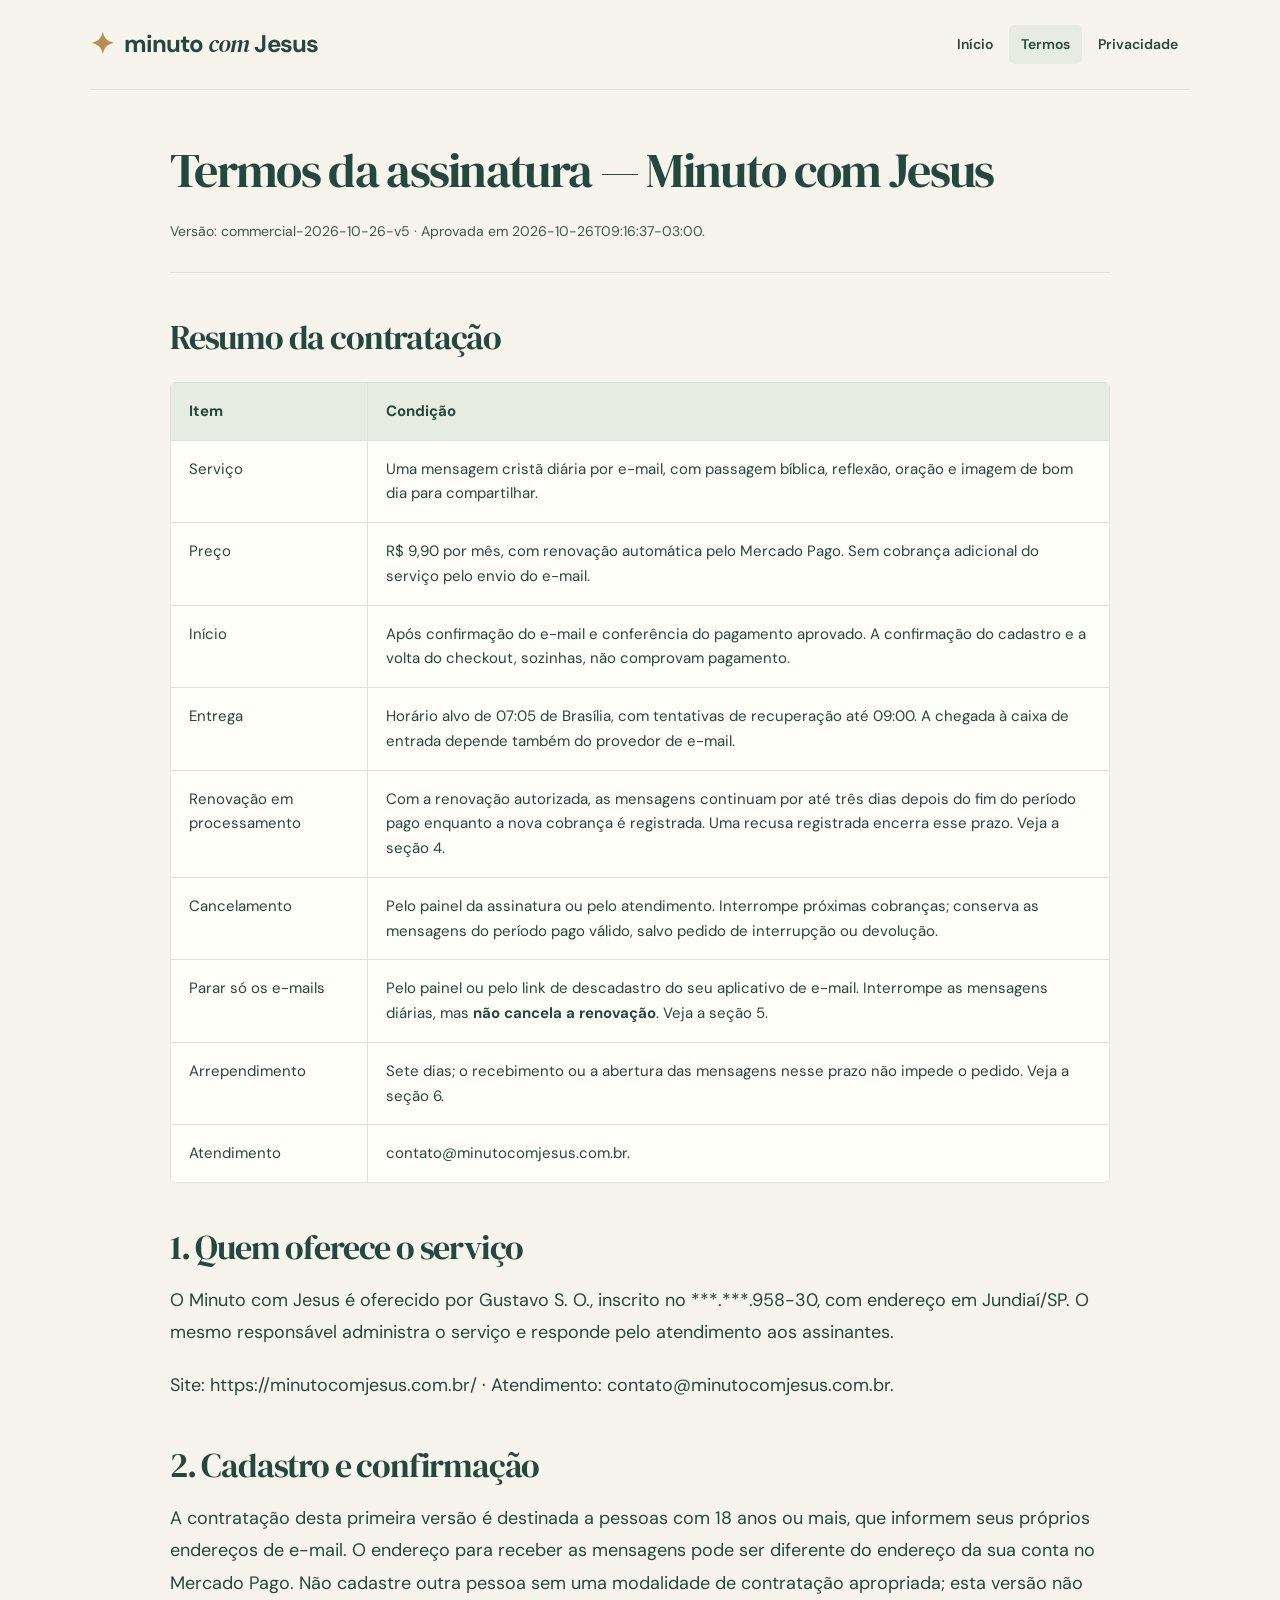
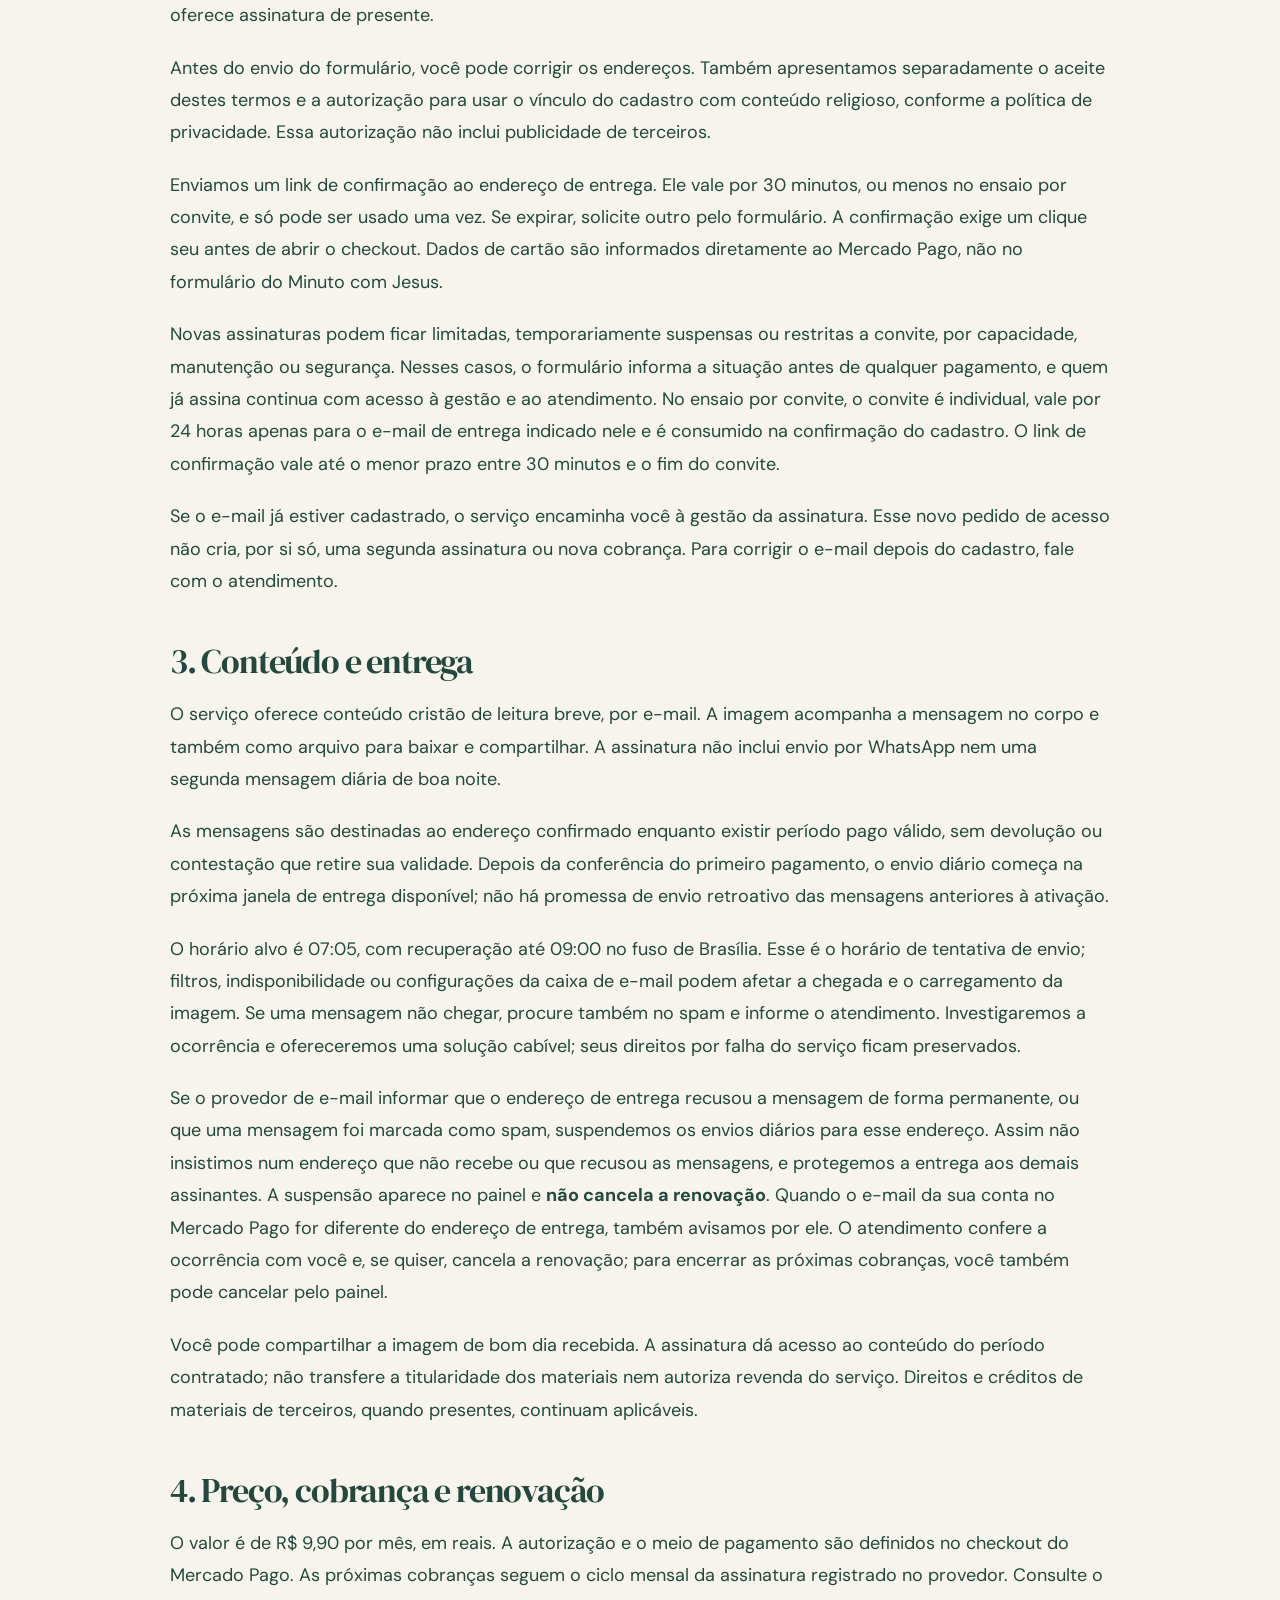
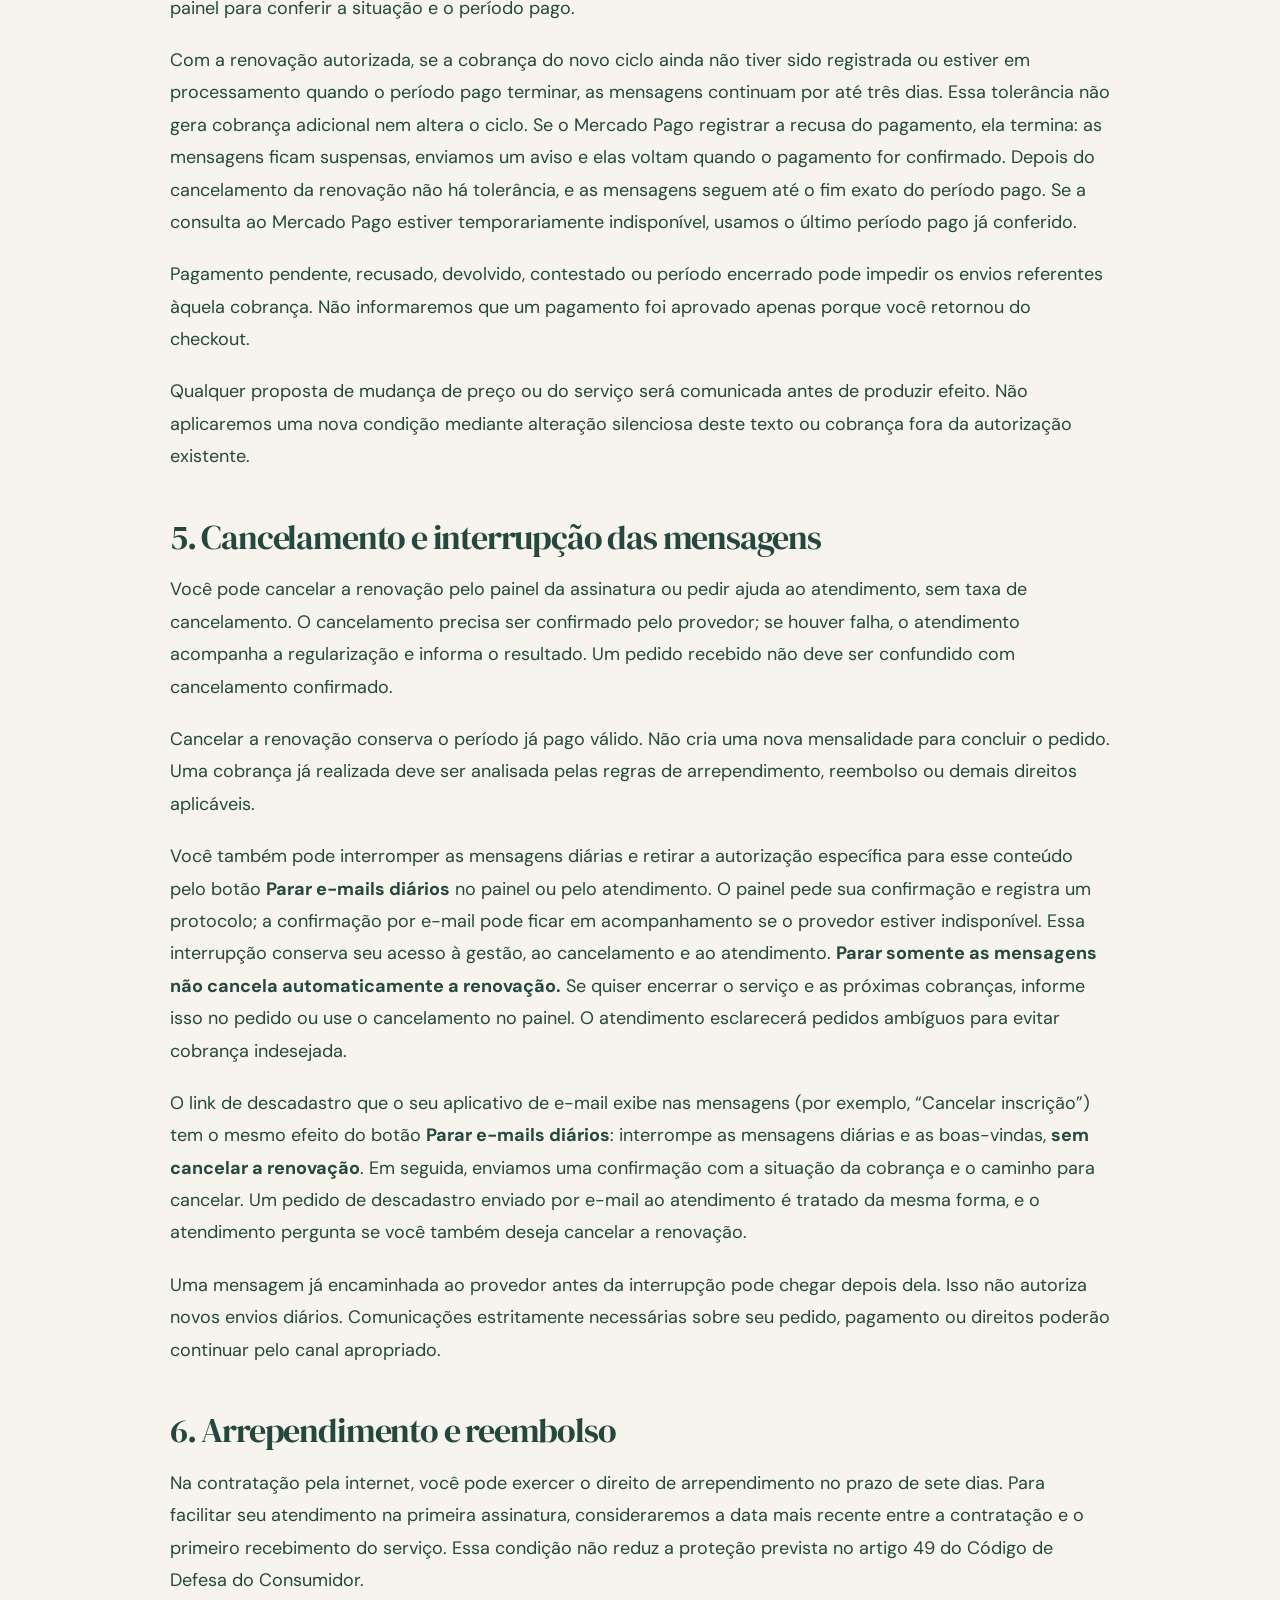
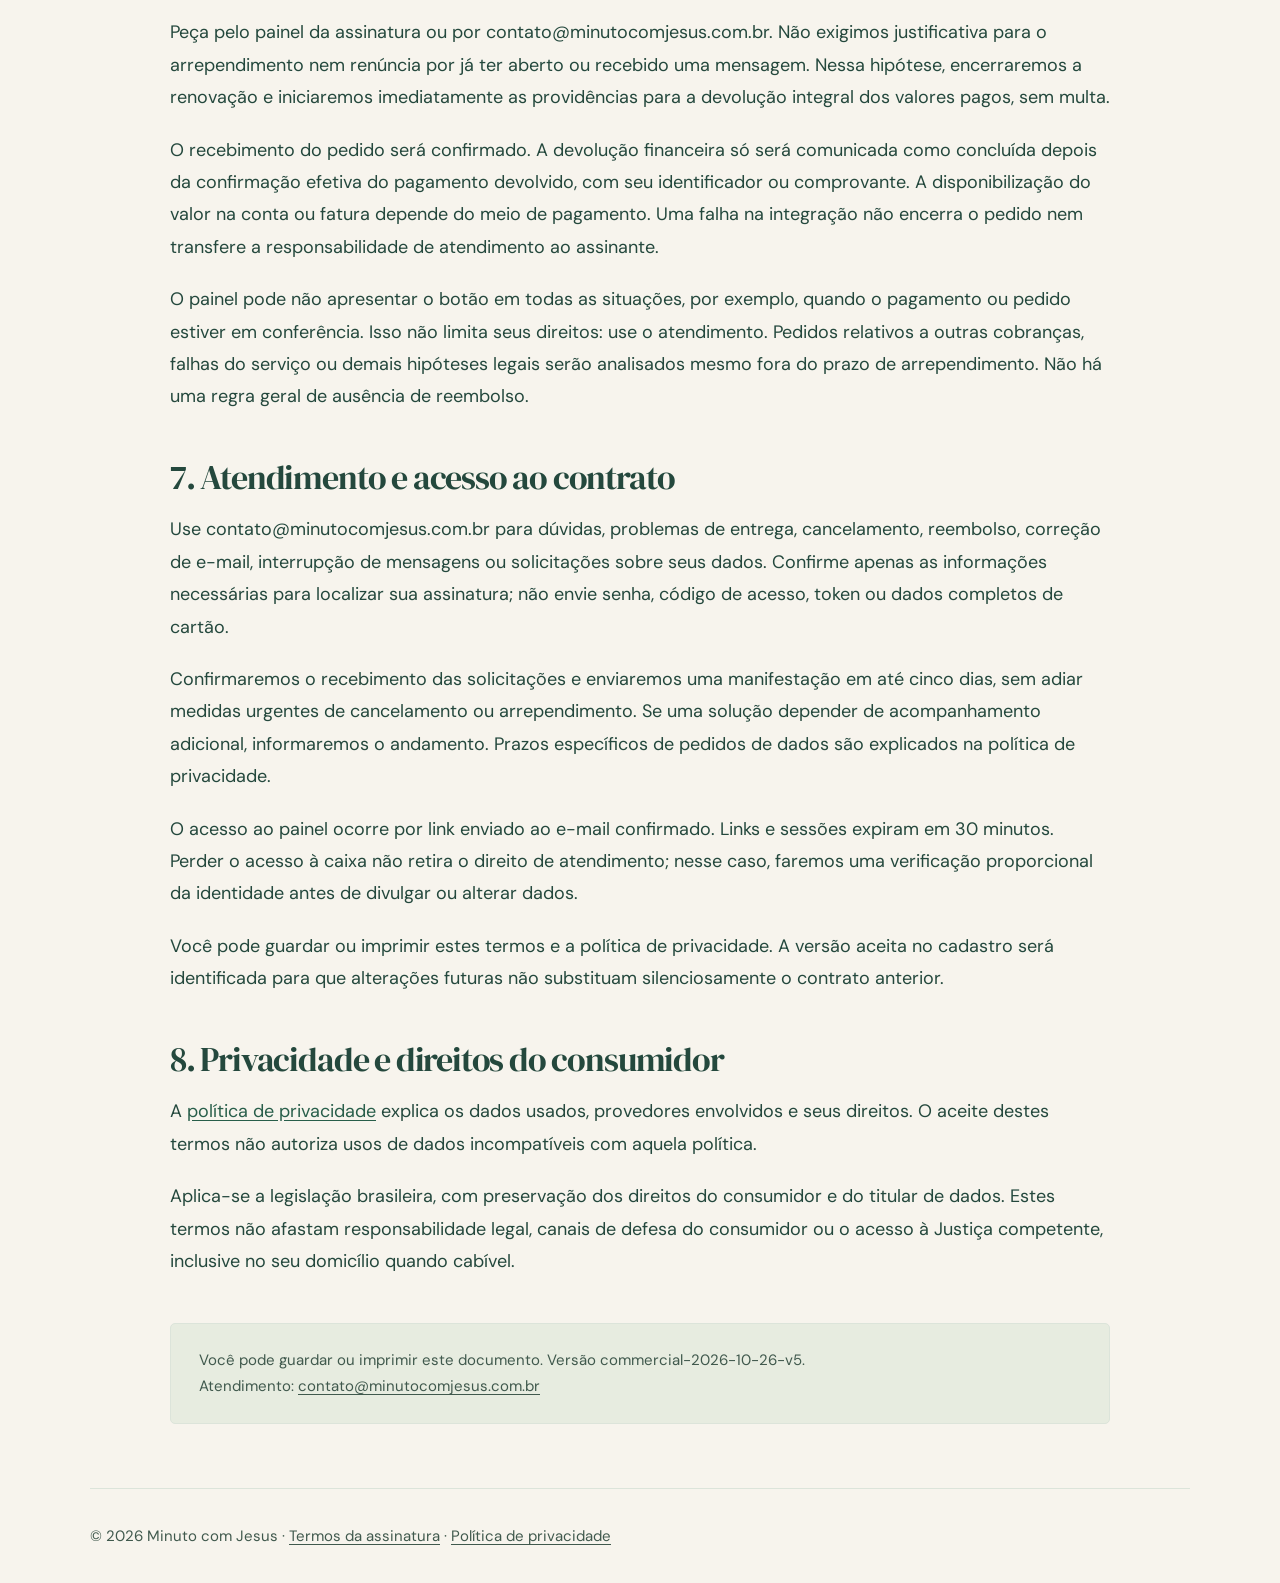
<file: site/termos.html>
<!doctype html>
<html lang="pt-BR"><head><meta charset="utf-8"><meta name="viewport" content="width=device-width, initial-scale=1">
<meta name="theme-color" content="#f7f4ed">
<title>Termos da assinatura — Minuto com Jesus</title>
<style>
@font-face{font-family:"DM Sans";font-style:normal;font-weight:100 1000;font-display:swap;src:url(assets/fonts/dm-sans-latin-wght-normal.woff2) format("woff2")}
@font-face{font-family:"DM Serif Display";font-style:normal;font-weight:400;font-display:swap;src:url(assets/fonts/dm-serif-display-latin-400-normal.woff2) format("woff2")}
@font-face{font-family:"DM Serif Display";font-style:italic;font-weight:400;font-display:swap;src:url(assets/fonts/dm-serif-display-latin-400-italic.woff2) format("woff2")}
:root{color-scheme:light;--cream:#f7f4ed;--ink:#24483d;--muted:#40594d;--green:#285e4a;--sage:#e7ece0}
*{box-sizing:border-box}html{scroll-behavior:smooth}body{margin:0;background:var(--cream);color:var(--ink);font-family:"DM Sans",Arial,sans-serif;line-height:1.6}a{color:inherit;text-underline-offset:3px}.wrap{width:min(1100px,calc(100% - 48px));margin-inline:auto}
.skip{position:absolute;left:-9999px;top:8px;z-index:10;background:white;padding:12px}.skip:focus{left:8px}:focus-visible{outline:3px solid #aa7b3b;outline-offset:3px}
.header{min-height:90px;display:flex;align-items:center;justify-content:space-between;flex-wrap:wrap;gap:16px 32px;padding-block:20px;border-bottom:1px solid #dce4da}.brand{display:flex;align-items:center;gap:11px;text-decoration:none;font-size:24px;font-weight:700;letter-spacing:-.04em}.brand em{font-family:"DM Serif Display",Georgia,serif;font-weight:400}.brand-mark{color:#b68f55;font-size:29px}
.legal-nav{display:flex;flex-wrap:wrap;gap:4px}.legal-nav a{padding:8px 12px;border-radius:5px;font-size:14px;font-weight:600;text-decoration:none}.legal-nav a:hover,.legal-nav a[aria-current=page]{background:var(--sage)}
.legal-content{width:min(940px,calc(100% - 48px));padding-block:54px 64px;font-size:18px;line-height:1.8}.legal-content h1,.legal-content h2,.legal-content h3{font-family:"DM Serif Display",Georgia,serif;font-weight:400;letter-spacing:-.035em;color:var(--ink)}
.legal-content h1{margin:0 0 22px;font-size:clamp(36px,4.3vw,48px);line-height:1.12}.legal-content h1+p{margin-bottom:36px;padding-bottom:30px;border-bottom:1px solid #dce4da;color:var(--muted);font-size:14px;line-height:1.6}
.legal-content h2{margin:44px 0 16px;font-size:clamp(27px,3vw,34px);line-height:1.2}.legal-content h3{margin:30px 0 14px;font-size:25px;line-height:1.3}.legal-content p{margin:0 0 20px;overflow-wrap:anywhere}.legal-content ul{margin:20px 0;padding-left:25px}.legal-content li{margin-bottom:10px;overflow-wrap:anywhere}.legal-content strong{color:var(--ink)}.legal-content p a,.legal-content li a{color:var(--green)}
.table-wrap{max-width:100%;overflow-x:auto;margin:24px 0 30px;border:1px solid #dce4da;border-radius:5px;background:#fffef9}table{width:100%;min-width:720px;border-collapse:collapse;font-size:15px;line-height:1.65}th,td{padding:16px 18px;text-align:left;vertical-align:top;border-right:1px solid #dce4da;border-bottom:1px solid #dce4da;overflow-wrap:anywhere}th{background:var(--sage);font-weight:700}th:first-child,td:first-child{min-width:140px}th:last-child,td:last-child{border-right:0}tr:last-child td{border-bottom:0}
.legal-note{margin-top:46px;padding:24px 28px;border:1px solid #dce4da;border-radius:5px;background:var(--sage);color:var(--muted);font-size:15px;line-height:1.7}.footer{min-height:95px;display:flex;align-items:center;padding-block:24px;border-top:1px solid #dce4da;color:var(--muted);font-size:15px}.footer a{white-space:nowrap}
@media(max-width:560px){.wrap{width:calc(100% - 36px)}.header{min-height:74px;padding-block:16px;gap:10px 20px}.brand{font-size:20px}.legal-nav a{padding:7px 10px}.legal-content{width:calc(100% - 36px);padding-block:34px 44px;font-size:17px}.legal-content h1{font-size:36px}.legal-content h1+p{margin-bottom:28px;padding-bottom:24px}.legal-content h2{margin-top:34px}.legal-note{padding:20px}.footer{min-height:75px}}
@media(prefers-reduced-motion:reduce){html{scroll-behavior:auto}}
@media print{body{background:white;color:black;font-size:11pt;line-height:1.5}.header,.footer,.skip{display:none}.legal-content{width:100%;padding:0;font-size:11pt}.legal-content h1{font-size:25pt}.legal-content h2{font-size:17pt;break-after:avoid}.legal-content h3{font-size:14pt;break-after:avoid}.legal-content h1+p{font-size:9pt}.table-wrap{overflow:visible;border-color:#aaa}table{min-width:0;font-size:8pt}th,td{padding:6px;border-color:#aaa}th{background:#eee}tr{break-inside:avoid}.legal-note{background:white;border-color:#aaa;font-size:9pt}a,.legal-content p a,.legal-content li a{color:black}}
</style></head><body>
<a class="skip" href="#conteudo">Ir para o conteúdo</a>
<header class="header wrap"><a class="brand" href="https://minutocomjesus.com.br/" aria-label="Minuto com Jesus, início"><span class="brand-mark" aria-hidden="true">✦</span><span>minuto <em>com</em> Jesus</span></a>
<nav class="legal-nav" aria-label="Navegação"><a href="https://minutocomjesus.com.br/">Início</a><a href="https://minutocomjesus.com.br/termos.html" aria-current="page">Termos</a><a href="https://minutocomjesus.com.br/privacidade.html">Privacidade</a></nav></header>
<main id="conteudo" class="legal-content wrap">
<h1>Termos da assinatura — Minuto com Jesus</h1>
<p>Versão: commercial-2026-10-26-v5 · Aprovada em 2026-10-26T09:16:37-03:00.</p>
<h2>Resumo da contratação</h2>
<div class="table-wrap" role="region" tabindex="0" aria-label="Tabela: Item, Condição"><table><tr><th>Item</th><th>Condição</th></tr><tr><td>Serviço</td><td>Uma mensagem cristã diária por e-mail, com passagem bíblica, reflexão, oração e imagem de bom dia para compartilhar.</td></tr><tr><td>Preço</td><td>R$ 9,90 por mês, com renovação automática pelo Mercado Pago. Sem cobrança adicional do serviço pelo envio do e-mail.</td></tr><tr><td>Início</td><td>Após confirmação do e-mail e conferência do pagamento aprovado. A confirmação do cadastro e a volta do checkout, sozinhas, não comprovam pagamento.</td></tr><tr><td>Entrega</td><td>Horário alvo de 07:05 de Brasília, com tentativas de recuperação até 09:00. A chegada à caixa de entrada depende também do provedor de e-mail.</td></tr><tr><td>Renovação em processamento</td><td>Com a renovação autorizada, as mensagens continuam por até três dias depois do fim do período pago enquanto a nova cobrança é registrada. Uma recusa registrada encerra esse prazo. Veja a seção 4.</td></tr><tr><td>Cancelamento</td><td>Pelo painel da assinatura ou pelo atendimento. Interrompe próximas cobranças; conserva as mensagens do período pago válido, salvo pedido de interrupção ou devolução.</td></tr><tr><td>Parar só os e-mails</td><td>Pelo painel ou pelo link de descadastro do seu aplicativo de e-mail. Interrompe as mensagens diárias, mas <strong>não cancela a renovação</strong>. Veja a seção 5.</td></tr><tr><td>Arrependimento</td><td>Sete dias; o recebimento ou a abertura das mensagens nesse prazo não impede o pedido. Veja a seção 6.</td></tr><tr><td>Atendimento</td><td>contato@minutocomjesus.com.br.</td></tr></table></div>
<h2>1. Quem oferece o serviço</h2>
<p>O Minuto com Jesus é oferecido por Gustavo S. O., inscrito no ***.***.958-30, com endereço em Jundiaí/SP. O mesmo responsável administra o serviço e responde pelo atendimento aos assinantes.</p>
<p>Site: https://minutocomjesus.com.br/ · Atendimento: contato@minutocomjesus.com.br.</p>
<h2>2. Cadastro e confirmação</h2>
<p>A contratação desta primeira versão é destinada a pessoas com 18 anos ou mais, que informem seus próprios endereços de e-mail. O endereço para receber as mensagens pode ser diferente do endereço da sua conta no Mercado Pago. Não cadastre outra pessoa sem uma modalidade de contratação apropriada; esta versão não oferece assinatura de presente.</p>
<p>Antes do envio do formulário, você pode corrigir os endereços. Também apresentamos separadamente o aceite destes termos e a autorização para usar o vínculo do cadastro com conteúdo religioso, conforme a política de privacidade. Essa autorização não inclui publicidade de terceiros.</p>
<p>Enviamos um link de confirmação ao endereço de entrega. Ele vale por 30 minutos, ou menos no ensaio por convite, e só pode ser usado uma vez. Se expirar, solicite outro pelo formulário. A confirmação exige um clique seu antes de abrir o checkout. Dados de cartão são informados diretamente ao Mercado Pago, não no formulário do Minuto com Jesus.</p>
<p>Novas assinaturas podem ficar limitadas, temporariamente suspensas ou restritas a convite, por capacidade, manutenção ou segurança. Nesses casos, o formulário informa a situação antes de qualquer pagamento, e quem já assina continua com acesso à gestão e ao atendimento. No ensaio por convite, o convite é individual, vale por 24 horas apenas para o e-mail de entrega indicado nele e é consumido na confirmação do cadastro. O link de confirmação vale até o menor prazo entre 30 minutos e o fim do convite.</p>
<p>Se o e-mail já estiver cadastrado, o serviço encaminha você à gestão da assinatura. Esse novo pedido de acesso não cria, por si só, uma segunda assinatura ou nova cobrança. Para corrigir o e-mail depois do cadastro, fale com o atendimento.</p>
<h2>3. Conteúdo e entrega</h2>
<p>O serviço oferece conteúdo cristão de leitura breve, por e-mail. A imagem acompanha a mensagem no corpo e também como arquivo para baixar e compartilhar. A assinatura não inclui envio por WhatsApp nem uma segunda mensagem diária de boa noite.</p>
<p>As mensagens são destinadas ao endereço confirmado enquanto existir período pago válido, sem devolução ou contestação que retire sua validade. Depois da conferência do primeiro pagamento, o envio diário começa na próxima janela de entrega disponível; não há promessa de envio retroativo das mensagens anteriores à ativação.</p>
<p>O horário alvo é 07:05, com recuperação até 09:00 no fuso de Brasília. Esse é o horário de tentativa de envio; filtros, indisponibilidade ou configurações da caixa de e-mail podem afetar a chegada e o carregamento da imagem. Se uma mensagem não chegar, procure também no spam e informe o atendimento. Investigaremos a ocorrência e ofereceremos uma solução cabível; seus direitos por falha do serviço ficam preservados.</p>
<p>Se o provedor de e-mail informar que o endereço de entrega recusou a mensagem de forma permanente, ou que uma mensagem foi marcada como spam, suspendemos os envios diários para esse endereço. Assim não insistimos num endereço que não recebe ou que recusou as mensagens, e protegemos a entrega aos demais assinantes. A suspensão aparece no painel e <strong>não cancela a renovação</strong>. Quando o e-mail da sua conta no Mercado Pago for diferente do endereço de entrega, também avisamos por ele. O atendimento confere a ocorrência com você e, se quiser, cancela a renovação; para encerrar as próximas cobranças, você também pode cancelar pelo painel.</p>
<p>Você pode compartilhar a imagem de bom dia recebida. A assinatura dá acesso ao conteúdo do período contratado; não transfere a titularidade dos materiais nem autoriza revenda do serviço. Direitos e créditos de materiais de terceiros, quando presentes, continuam aplicáveis.</p>
<h2>4. Preço, cobrança e renovação</h2>
<p>O valor é de R$ 9,90 por mês, em reais. A autorização e o meio de pagamento são definidos no checkout do Mercado Pago. As próximas cobranças seguem o ciclo mensal da assinatura registrado no provedor. Consulte o painel para conferir a situação e o período pago.</p>
<p>Com a renovação autorizada, se a cobrança do novo ciclo ainda não tiver sido registrada ou estiver em processamento quando o período pago terminar, as mensagens continuam por até três dias. Essa tolerância não gera cobrança adicional nem altera o ciclo. Se o Mercado Pago registrar a recusa do pagamento, ela termina: as mensagens ficam suspensas, enviamos um aviso e elas voltam quando o pagamento for confirmado. Depois do cancelamento da renovação não há tolerância, e as mensagens seguem até o fim exato do período pago. Se a consulta ao Mercado Pago estiver temporariamente indisponível, usamos o último período pago já conferido.</p>
<p>Pagamento pendente, recusado, devolvido, contestado ou período encerrado pode impedir os envios referentes àquela cobrança. Não informaremos que um pagamento foi aprovado apenas porque você retornou do checkout.</p>
<p>Qualquer proposta de mudança de preço ou do serviço será comunicada antes de produzir efeito. Não aplicaremos uma nova condição mediante alteração silenciosa deste texto ou cobrança fora da autorização existente.</p>
<h2>5. Cancelamento e interrupção das mensagens</h2>
<p>Você pode cancelar a renovação pelo painel da assinatura ou pedir ajuda ao atendimento, sem taxa de cancelamento. O cancelamento precisa ser confirmado pelo provedor; se houver falha, o atendimento acompanha a regularização e informa o resultado. Um pedido recebido não deve ser confundido com cancelamento confirmado.</p>
<p>Cancelar a renovação conserva o período já pago válido. Não cria uma nova mensalidade para concluir o pedido. Uma cobrança já realizada deve ser analisada pelas regras de arrependimento, reembolso ou demais direitos aplicáveis.</p>
<p>Você também pode interromper as mensagens diárias e retirar a autorização específica para esse conteúdo pelo botão <strong>Parar e-mails diários</strong> no painel ou pelo atendimento. O painel pede sua confirmação e registra um protocolo; a confirmação por e-mail pode ficar em acompanhamento se o provedor estiver indisponível. Essa interrupção conserva seu acesso à gestão, ao cancelamento e ao atendimento. <strong>Parar somente as mensagens não cancela automaticamente a renovação.</strong> Se quiser encerrar o serviço e as próximas cobranças, informe isso no pedido ou use o cancelamento no painel. O atendimento esclarecerá pedidos ambíguos para evitar cobrança indesejada.</p>
<p>O link de descadastro que o seu aplicativo de e-mail exibe nas mensagens (por exemplo, “Cancelar inscrição”) tem o mesmo efeito do botão <strong>Parar e-mails diários</strong>: interrompe as mensagens diárias e as boas-vindas, <strong>sem cancelar a renovação</strong>. Em seguida, enviamos uma confirmação com a situação da cobrança e o caminho para cancelar. Um pedido de descadastro enviado por e-mail ao atendimento é tratado da mesma forma, e o atendimento pergunta se você também deseja cancelar a renovação.</p>
<p>Uma mensagem já encaminhada ao provedor antes da interrupção pode chegar depois dela. Isso não autoriza novos envios diários. Comunicações estritamente necessárias sobre seu pedido, pagamento ou direitos poderão continuar pelo canal apropriado.</p>
<h2>6. Arrependimento e reembolso</h2>
<p>Na contratação pela internet, você pode exercer o direito de arrependimento no prazo de sete dias. Para facilitar seu atendimento na primeira assinatura, consideraremos a data mais recente entre a contratação e o primeiro recebimento do serviço. Essa condição não reduz a proteção prevista no artigo 49 do Código de Defesa do Consumidor.</p>
<p>Peça pelo painel da assinatura ou por contato@minutocomjesus.com.br. Não exigimos justificativa para o arrependimento nem renúncia por já ter aberto ou recebido uma mensagem. Nessa hipótese, encerraremos a renovação e iniciaremos imediatamente as providências para a devolução integral dos valores pagos, sem multa.</p>
<p>O recebimento do pedido será confirmado. A devolução financeira só será comunicada como concluída depois da confirmação efetiva do pagamento devolvido, com seu identificador ou comprovante. A disponibilização do valor na conta ou fatura depende do meio de pagamento. Uma falha na integração não encerra o pedido nem transfere a responsabilidade de atendimento ao assinante.</p>
<p>O painel pode não apresentar o botão em todas as situações, por exemplo, quando o pagamento ou pedido estiver em conferência. Isso não limita seus direitos: use o atendimento. Pedidos relativos a outras cobranças, falhas do serviço ou demais hipóteses legais serão analisados mesmo fora do prazo de arrependimento. Não há uma regra geral de ausência de reembolso.</p>
<h2>7. Atendimento e acesso ao contrato</h2>
<p>Use contato@minutocomjesus.com.br para dúvidas, problemas de entrega, cancelamento, reembolso, correção de e-mail, interrupção de mensagens ou solicitações sobre seus dados. Confirme apenas as informações necessárias para localizar sua assinatura; não envie senha, código de acesso, token ou dados completos de cartão.</p>
<p>Confirmaremos o recebimento das solicitações e enviaremos uma manifestação em até cinco dias, sem adiar medidas urgentes de cancelamento ou arrependimento. Se uma solução depender de acompanhamento adicional, informaremos o andamento. Prazos específicos de pedidos de dados são explicados na política de privacidade.</p>
<p>O acesso ao painel ocorre por link enviado ao e-mail confirmado. Links e sessões expiram em 30 minutos. Perder o acesso à caixa não retira o direito de atendimento; nesse caso, faremos uma verificação proporcional da identidade antes de divulgar ou alterar dados.</p>
<p>Você pode guardar ou imprimir estes termos e a política de privacidade. A versão aceita no cadastro será identificada para que alterações futuras não substituam silenciosamente o contrato anterior.</p>
<h2>8. Privacidade e direitos do consumidor</h2>
<p>A <a href="https://minutocomjesus.com.br/privacidade.html">política de privacidade</a> explica os dados usados, provedores envolvidos e seus direitos. O aceite destes termos não autoriza usos de dados incompatíveis com aquela política.</p>
<p>Aplica-se a legislação brasileira, com preservação dos direitos do consumidor e do titular de dados. Estes termos não afastam responsabilidade legal, canais de defesa do consumidor ou o acesso à Justiça competente, inclusive no seu domicílio quando cabível.</p>
<div class="legal-note">Você pode guardar ou imprimir este documento. Versão commercial-2026-10-26-v5.<br>Atendimento: <a href="mailto:contato@minutocomjesus.com.br">contato@minutocomjesus.com.br</a></div>
</main><footer class="footer wrap"><span>© 2026 Minuto com Jesus · <a href="https://minutocomjesus.com.br/termos.html">Termos da assinatura</a> · <a href="https://minutocomjesus.com.br/privacidade.html">Política de privacidade</a></span></footer>
</body></html>
</file>
<file: site/style.css>
/* Fontes servidas pelo próprio site (A19): nenhuma requisição a terceiros antes do cadastro. Licença OFL em assets/fonts/. */
@font-face{font-family:"DM Sans";font-style:normal;font-weight:100 1000;font-display:swap;src:url(assets/fonts/dm-sans-latin-wght-normal.woff2) format("woff2")}
@font-face{font-family:"DM Serif Display";font-style:normal;font-weight:400;font-display:swap;src:url(assets/fonts/dm-serif-display-latin-400-normal.woff2) format("woff2")}
@font-face{font-family:"DM Serif Display";font-style:italic;font-weight:400;font-display:swap;src:url(assets/fonts/dm-serif-display-latin-400-italic.woff2) format("woff2")}
:root {
  --cream: #f7f4ed;
  --ink: #24483d;
  --muted: #40594d;
  --green: #285e4a;
  --sage: #e7ece0;
}
* { box-sizing: border-box; }
html { scroll-behavior: smooth; }
body {
  margin: 0;
  background: var(--cream);
  color: var(--ink);
  font-family: "DM Sans", Arial, sans-serif;
  line-height: 1.6;
}
a { color: inherit; }
.wrap { width: min(1100px, calc(100% - 48px)); margin-inline: auto; }
.skip { position: absolute; left: -9999px; top: 8px; z-index: 10; background: white; padding: 12px; }
.skip:focus { left: 8px; }
:focus-visible { outline: 3px solid #aa7b3b; outline-offset: 3px; }

.header { min-height: 90px; display: flex; align-items: center; border-bottom: 1px solid #dce4da; }
.brand { display: flex; align-items: center; gap: 11px; text-decoration: none; font-size: 24px; font-weight: 700; letter-spacing: -.04em; }
.brand em { font-family: "DM Serif Display", Georgia, serif; font-weight: 400; }
.brand-mark { color: #b68f55; font-size: 29px; }

.hero {
  display: grid;
  grid-template-columns: minmax(0, 1fr) minmax(0, .9fr);
  grid-template-areas: "copy visual" "offer visual";
  align-content: center;
  align-items: center;
  column-gap: 8%;
  padding-block: 70px 85px;
}
.hero-copy { grid-area: copy; align-self: end; }
.eyebrow { margin: 0; color: #4a6858; font-size: 14px; font-weight: 700; letter-spacing: .12em; }
h1, h2 { font-family: "DM Serif Display", Georgia, serif; font-weight: 400; letter-spacing: -.035em; }
h1 { max-width: 600px; margin: 24px 0 26px; font-size: clamp(58px, 6vw, 74px); line-height: 1.08; }
h1 em { color: #a77c43; font-weight: 400; }
.lead { max-width: 540px; margin: 0; color: var(--muted); font-size: 21px; line-height: 1.6; }
.visual-preview { grid-area: visual; min-width: 0; margin: 0; }
.visual { display: block; width: 100%; height: auto; aspect-ratio: 1; object-fit: cover; border-radius: 8px; box-shadow: 14px 16px 0 #e8e9db; }
.visual-preview figcaption { display: flex; flex-wrap: wrap; justify-content: center; gap: 5px 16px; margin-top: 22px; color: var(--muted); font-size: 16px; text-align: center; }
.visual-preview figcaption a { color: var(--green); font-weight: 700; text-underline-offset: 3px; }
.offer { grid-area: offer; align-self: start; margin-top: 32px; }
.price { margin: 0; font-size: 23px; font-weight: 700; }
.availability { margin: 0 0 23px; color: var(--muted); font-size: 17px; }
.button { display: inline-flex; align-items: center; gap: 20px; padding: 16px 23px; border-radius: 5px; background: var(--green); color: white; font-size: 18px; font-weight: 700; text-decoration: none; }
.button:hover, .button:focus-visible { background: #174b38; }
.actions { display: flex; flex-wrap: wrap; gap: 12px; }
.button-secondary { background: transparent; color: var(--green); box-shadow: inset 0 0 0 2px var(--green); }
.button-secondary:hover, .button-secondary:focus-visible { background: #e8e9db; }
.fine-print { max-width: 460px; margin: 18px 0 0; color: var(--muted); font-size: 14px; line-height: 1.5; }
.fine-print a { color: var(--green); text-underline-offset: 3px; }

.sample-section { background: var(--sage); padding-block: 85px; }
.sample-layout { display: grid; grid-template-columns: .65fr 1.35fr; align-items: start; gap: 7%; }
.sample-intro h2 { margin: 18px 0; font-size: clamp(40px, 4vw, 56px); line-height: 1.13; }
.sample-intro > p:last-child { color: var(--muted); font-size: 19px; }
.sample-card { padding: 40px 46px; border: 1px solid #e1e5d9; border-radius: 5px; background: #fffef9; box-shadow: 0 18px 55px #24483d12; }
.sample-card .sample-label { margin: 0 0 27px; color: #51715d; font-size: 14px; font-weight: 700; letter-spacing: .09em; }
.sample-card p { margin: 0; color: var(--muted); font-size: 20px; line-height: 1.7; }
.sample-card p + p { margin-top: 24px; }
.sample-card strong { color: var(--ink); }
.sample-card .sample-closing { color: var(--green); font-family: "DM Serif Display", Georgia, serif; font-size: 26px; }
.sample-card .sample-signature { margin-top: 8px; font-size: 16px; }
.sample-card .sample-source { padding-top: 20px; border-top: 1px solid #e1e5d9; font-size: 14px; line-height: 1.6; }
.sample-source a { text-underline-offset: 3px; }
.verse-reference { display: block; margin-top: 3px; color: #526750; font-size: 16px; }
.footer { min-height: 95px; display: flex; align-items: center; color: var(--muted); font-size: 15px; }

@media (max-width: 850px) {
  .hero { grid-template-columns: 1fr; grid-template-areas: "copy" "visual" "offer"; gap: 0; padding-block: 58px 70px; }
  .hero-copy { align-self: auto; }
  .visual-preview { width: min(100%, 520px); justify-self: center; margin-top: 38px; }
  .offer { margin-top: 35px; }
  .sample-layout { grid-template-columns: 1fr; gap: 27px; }
  .sample-card { max-width: 680px; }
}
@media (max-width: 560px) {
  .wrap { width: calc(100% - 36px); }
  .header { min-height: 74px; }
  .brand { font-size: 20px; }
  .hero { padding-block: 43px 63px; }
  h1 { font-size: clamp(48px, 12vw, 62px); }
  .lead { font-size: 19px; }
  .visual { box-shadow: 9px 11px 0 #e8e9db; }
  .visual-preview figcaption { font-size: 17px; }
  .offer { margin-top: 32px; }
  .sample-section { padding-block: 65px; }
  .sample-intro h2 { font-size: 42px; }
  .sample-card { padding: 30px 27px; }
  .sample-card p { font-size: 19px; }
  .footer { min-height: 75px; }
}
@media (prefers-reduced-motion: reduce) {
  html { scroll-behavior: auto; }
}
</file>
